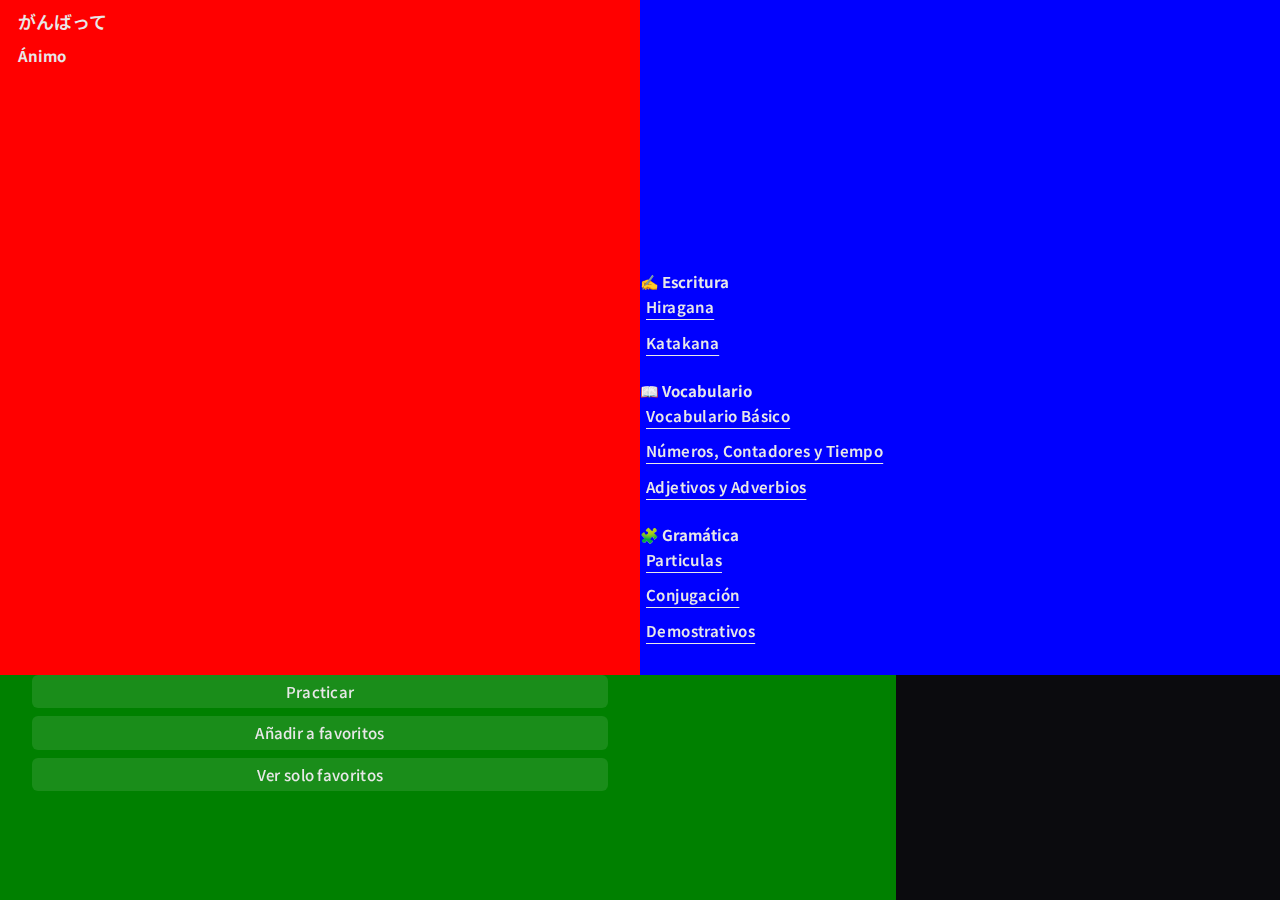
<file: index.html>
<!DOCTYPE html>
<html lang="es">
<head>
<meta charset="utf-8" />
<meta name="viewport" content="width=device-width, initial-scale=1, maximum-scale=1, minimum-scale=1, user-scalable=no" />
<title>Practicar Japonés</title>
<style>
:root{
  --bg: #0B0B0E;
  --fg: #E8E8E8;
  --muted: #bdbdbd;
  --card-bg: rgba(255,255,255,0.02);
  --card-bg-strong: rgba(255,255,255,0.10);
  --border: #3a3a3a;
  --accent: #888;
}

/* 1. Reset & Accesibilidad */
*{ -webkit-tap-highlight-color: transparent; box-sizing: border-box; font-size:15px; color:var(--fg); outline:none; user-select:none }
html,body{height:100%; margin:0; padding:0}
body {
  font-family: "Noto Sans JP", "Segoe UI", Tahoma, Geneva, Verdana, sans-serif;
  background: var(--bg);
  line-height:1.55;
}

/* Ocultar scrollbar de todos los elementos scrollables (agrupado) */
#studyDiv, #sectionsContainer {
  -ms-overflow-style: none;
  scrollbar-width: none;
  overflow: auto;
}
#studyDiv::-webkit-scrollbar, #sectionsContainer::-webkit-scrollbar { display: none }

/* Botones */
button, [role="button"]{ touch-action: manipulation; cursor: pointer; border: none; background: none; transition: .2s }

/* Layout principal */
#studyDiv {
  position: fixed; top:0; left:0; height:75vh; width:50%; z-index:1;
  display:flex; flex-direction:column; align-items:flex-start; padding:8px;
  background: red;
}
#studyDiv .title{ font-size:1.2rem; margin:0 0 8px 10px; font-weight:600 }

#sectionsContainer {
  position: fixed; width:50%; top:0; bottom:0; right:0; overflow:auto;
  padding-top:30vh; padding-bottom:40px;
}

.category-block {
  margin-bottom: 15px;
}

.category-block > h2 {
  margin: 0px;
}

/* Secciones */
.section{ width:100%; border-radius:6px; padding:2px 6px; position:relative }
.section-title{
  display:flex; justify-content:space-between; align-items:center; cursor:pointer;
  text-decoration:underline; text-underline-offset:6px; font-weight:600; letter-spacing:.4px;
}

/* Grid de niveles */
.level-grid{
  display:block; height:0; overflow:hidden; opacity:0; transform:translateY(-6px);
  transition: height 350ms cubic-bezier(.4,0,.2,1), opacity 260ms ease, transform 320ms cubic-bezier(.4,0,.2,1);
  margin-top:8px; padding-left:28px; position:relative;
}
.level-grid.expanded{ display:flex; flex-direction:column; gap:8px; height:auto; opacity:1; transform:translateY(0) }
.level-grid.expanded::before{
  content:""; position:absolute; left:5px; top:0; bottom:12px; width:2px; background:#5c5c5c; border-radius:2px; opacity:.8;
}

/* Tarjetas */
.level-card{
  padding:10px 8px; margin-left:0; border-radius:6px; text-align:left; font-size:.95rem;
  position:relative; cursor:pointer; transition:all .18s; width:calc(100% - 28px); background:var(--card-bg);
}
.level-card::before{ content:""; position:absolute; left:-15px; top:50%; transform:translateY(-50%); width:12px; height:2px; background:#6d6d6d; border-radius:2px; opacity:.9 }
.level-card.selected{ background:var(--card-bg-strong); box-shadow: inset 0 0 8px rgba(255,255,255,0.12); border-left:3px solid var(--accent) }
.level-card h3{ margin:0; font-size:15px; font-weight:500; letter-spacing:.3px }

/* Lista de estudio (nuevo formato sin tabla) */
.study-list{ display:flex; flex-direction:column; gap:10px; width:100% }
.study-item{ background:rgba(255,255,255,0.03); border:1px solid var(--border); border-radius:6px; line-height:1.4 }
.study-q{ font-weight:400; color:var(--fg); margin-bottom:4px; font-size:13px; background:rgba(255,255,255,0.10); padding:8px }
.study-a{ color:var(--muted); font-size:.95rem; margin-left:12px; padding:2px 0 4px 0 }
.study-a > div{ margin:2px 0; font-size:16px }
.romaji{ font-style:italic; opacity:.85; margin-top:4px }

/* Acción inferior */
#actionDiv{
  position:fixed; bottom:0; left:0; width:50%; height:25vh; display:flex; gap:8px; flex-wrap:wrap; align-content:center; flex-direction:column; z-index:10;
}
#actionDiv > *{ margin:0; width:90%; font-size:15px; font-weight:500; letter-spacing:.3px; background:rgba(255,255,255,0.10); border-radius:6px; padding:5px; text-align:center }

#box {
  height: 75vh;
  width: 100%;
  background: blue;
  position: fixed;
  top: 0;
  left: 0;
}

#box2 {
  height: 25vh;
  width: 70%;
  background: green;
  position: fixed;
  bottom: 0;
  left: 0;
}

</style>
<link href="https://fonts.googleapis.com/css2?family=Noto+Sans+JP:wght@400;500;700&display=swap" rel="stylesheet">
</head>
<body>
  <div id="box">
    <div id="box2">
  <div id="studyDiv" aria-live="polite"></div>

  <div id="actionDiv" role="toolbar" aria-label="Acciones">
    <div id="practiceButton" role="button" tabindex="0">Practicar</div>
    <div id="addFav" role="button" tabindex="0">Añadir a favoritos</div>
    <div id="showFav" role="button" tabindex="0">Ver solo favoritos</div>
  </div>

  <div id="sectionsContainer" ></div>

<script src="./js/allLists.js"></script>
<script>
/* ---------- Utilidades ---------- */
const $ = sel => document.getElementById(sel);
const ALL_LISTS = Object.values(window).filter(l => l?.levels && (l.name || l.listName));
const container = $("sectionsContainer");
const studyDiv = $("studyDiv");
const practiceBtn = $("practiceButton");
let selectedCard = null;

/* Crear elemento con clases y texto de forma breve */
function el(tag, { cls, text, attrs } = {}) {
  const e = document.createElement(tag);
  if (cls) e.className = cls;
  if (text !== undefined) e.textContent = text;
  if (attrs) Object.entries(attrs).forEach(([k,v]) => e.setAttribute(k,v));
  return e;
}

/* ---------- Crear estructura (usa fragment para eficiencia) ---------- */
function createGrid(listObj) {
  const section = el('div', { cls: 'section' });
  section.id = listObj.listName || (listObj.name || 'sin_nombre').replace(/\s+/g,'_');

  const title = el('div', { cls: 'section-title', text: listObj.name || "Sin nombre" });

  const grid = el('div', { cls: 'level-grid' });

  (listObj.levels || []).forEach((lvl, i) => {
    const card = el('div', { cls: 'level-card' });
    card.dataset.listName = listObj.listName || listObj.name || '';
    card.dataset.index = String(i);
    card.setAttribute('role','button');
    card.setAttribute('tabindex','0');
    const h = el('h3', { text: lvl.name || `Nivel ${i+1}` });
    card.appendChild(h);
    grid.appendChild(card);
  });

  title.addEventListener('click', () => toggleGrid(grid, title));
  section.appendChild(title);
  section.appendChild(grid);
  return section;
}

/* Toggle con height para animación */
function toggleGrid(gridEl, titleEl) {
  const expanded = gridEl.classList.toggle('expanded');
  if (expanded) {
    // Forzar cálculo del scrollHeight para transición suave
    requestAnimationFrame(() => { gridEl.style.height = gridEl.scrollHeight + 'px'; titleEl.classList.add('expanded') });
  } else {
    gridEl.style.height = '0px';
    titleEl.classList.remove('expanded');
  }
}

/* Inicializar secciones por categoría (usa fragment) */
function initSectionsOnly() {
  const categories = [...new Set(ALL_LISTS.map(l => l.category || 'default'))];
  const frag = document.createDocumentFragment();

  categories.forEach(cat => {
    const catDiv = el('div', { cls: 'category-block' });
    catDiv.dataset.category = cat;

    const h2 = el('h2', { text:
      cat === "write" ? "✍️ Escritura" :
      cat === "vocabulary" ? "📖 Vocabulario" :
      cat === "grammar" ? "🧩 Gramática" : cat
    });
    catDiv.appendChild(h2);

    ALL_LISTS.filter(l => (l.category || 'default') === cat).forEach(l => {
      catDiv.appendChild(createGrid(l));
    });

    frag.appendChild(catDiv);
  });

  container.appendChild(frag);
}

/* ---------- Manejo de selección (delegación) ---------- */
container.addEventListener('click', (e) => {
  const card = e.target.closest('.level-card');
  if (!card) return;
  handleCardClick(card);
});
/* Soporte teclado (Enter/Space) para las cards */
container.addEventListener('keydown', (e) => {
  const card = e.target.closest('.level-card');
  if (!card) return;
  if (e.key === 'Enter' || e.key === ' ') { e.preventDefault(); handleCardClick(card); }
});

function handleCardClick(card){
  const deselect = selectedCard === card;
  if (selectedCard) selectedCard.classList.remove('selected');
  if (deselect) { selectedCard = null; studyDiv.innerHTML = ''; showGanbatte(); return; }

  card.classList.add('selected');
  selectedCard = card;

  // CORRECCIÓN: buscar por listName comparando explícitamente
  const targetListName = card.dataset.listName;
  const listObj = ALL_LISTS.find(l => (l.listName === targetListName) || (l.name === targetListName));
  const levelIndex = Number(card.dataset.index || 0);
  const lvl = listObj?.levels?.[levelIndex];

  renderStudyDiv(lvl);
}

/* ---------- Render del panel de estudio ---------- */
function renderStudyDiv(level) {
  studyDiv.innerHTML = "";
  if (!level) {
    studyDiv.innerHTML = "<p class='title'>Nivel no encontrado</p>";
    return;
  }

  const title = el('p', { cls: 'title', text: level.name || "Nivel" });
  studyDiv.appendChild(title);

  const listContainer = el('div', { cls: 'study-list' });

  (level.items || []).forEach(it => {
    const itemDiv = el('div', { cls: 'study-item' });

    const qDiv = el('div', { cls: 'study-q', text: it.q ?? "" });
    itemDiv.appendChild(qDiv);

    const aDiv = el('div', { cls: 'study-a' });
    if (Array.isArray(it.a)) {
      it.a.forEach(val => aDiv.appendChild(el('div', { text: val ?? "" })));
    } else {
      aDiv.appendChild(el('div', { text: it.a ?? "" }));
    }

    if (it.r) {
      const romaji = el('div', { cls: 'romaji', text: it.r });
      aDiv.appendChild(romaji);
    }

    itemDiv.appendChild(aDiv);
    listContainer.appendChild(itemDiv);
  });

  studyDiv.appendChild(listContainer);
}

/* ---------- Acciones inferiores ---------- */
practiceBtn.addEventListener('click', () => {
  if (!selectedCard) return;
  const params = new URLSearchParams({
    play: selectedCard.dataset.listName,
    level: selectedCard.dataset.index
  });
  location.href = `practiceGround.html?${params.toString()}`;
});

/* Placeholders para otras acciones (puedes implementar) */
$("addFav").addEventListener('click', () => alert('Añadir a favoritos (pendiente)'));
$("showFav").addEventListener('click', () => alert('Ver solo favoritos (pendiente)'));

function showGanbatte(){ if(!studyDiv.innerHTML.trim()) studyDiv.innerHTML = "<h1 class='title'>がんばって</h1><h3 style='font-weight:bold;padding-left:10px;margin-top:0px'>Ánimo</h3>"; }

/* ---------- Init ---------- */
initSectionsOnly();
showGanbatte();
</script>
</body>
</html>
</file>
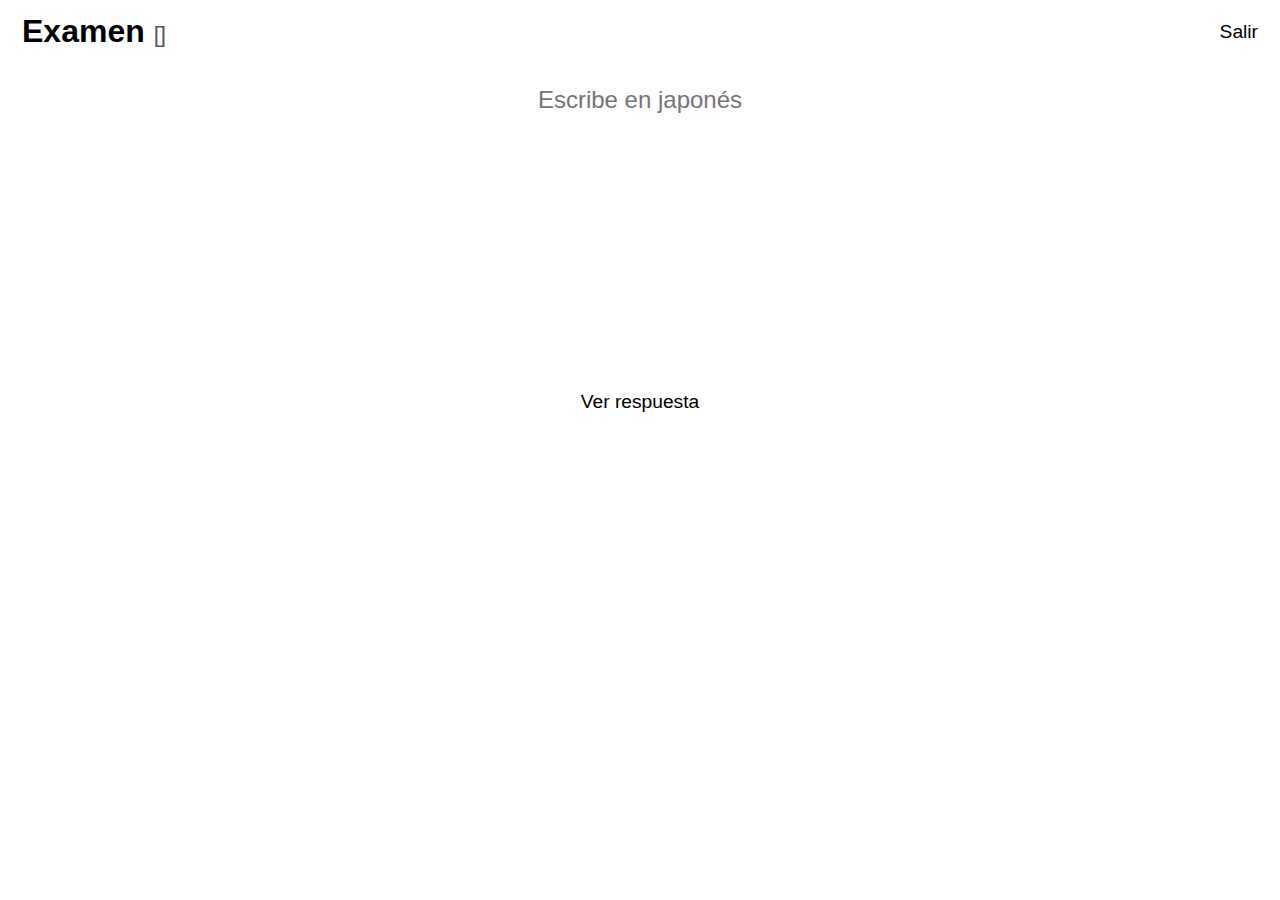
<file: examGround.html>
<!DOCTYPE html>
<html lang="es">
<head>
<meta charset="UTF-8" />
<meta name="viewport" content="width=device-width, initial-scale=1, maximum-scale=1, minimum-scale=1, user-scalable=no" />
<title>Práctica</title>
<link rel="stylesheet" href="css/styles.css" />
<style>
  #pageTitle {
    margin: 0;
    padding: 8px 12px;
  }

  #pageTitle .subsection {
    font-weight: normal;
    font-size: 0.7em;
    color: #555;
  }
</style>
</head>
<body>
  <header>
    <h1 id="pageTitle">Examen</h1>
    <button id="exitBtn">Salir</button>
  </header>

  <div class="question" id="question"></div>
  <input id="answer" placeholder="Escribe en japonés" autocomplete="off" autofocus />
  <div id="feedback"></div>
  <div class="correct-circle" id="correctCircle">〇</div>
  <div id="progressPills"></div>
  <button id="showAnswerBtn">Ver respuesta</button>

  <script>
    document.getElementById("exitBtn").addEventListener("click", () => {
      window.location.href = "index.html";
    });

    // Focus en input al pulsar cualquier parte de la pantalla
    const answerInput = document.getElementById("answer");
    document.body.addEventListener("click", (e) => {
      if (e.target !== answerInput && e.target.id !== "startWritingBtn") {
        answerInput.focus();
      }
    });
  </script>

  <script src="js/hiraganaList.js"></script>
  <script src="js/katakanaList.js"></script>
  <script src="js/vocabularyBasicList.js"></script>

<script>
  const params = new URLSearchParams(window.location.search);
  const play = params.get("exam"); // ej: "hiraganaList-5,katakanaList-2"

  let filteredQuizList = [];
  let section = "";
  let subSectionNames = [];

  // --- función para repartir preguntas de forma equilibrada ---
  function seleccionarPreguntas(listasSeleccionadas) {
    const maxPreguntas = 10;
    const totalListas = listasSeleccionadas.length;

    if (totalListas === 0) return [];

    // reparto base
    let base = Math.floor(maxPreguntas / totalListas);
    let resto = maxPreguntas % totalListas;

    let preguntasFinales = [];

    listasSeleccionadas.forEach((lista, i) => {
      let cantidad = base + (i < resto ? 1 : 0); // reparte sobrante
      // si la lista tiene menos elementos que cantidad, cogemos los que haya
      let seleccionadas = lista.sort(() => 0.5 - Math.random()).slice(0, cantidad);
      preguntasFinales.push(...seleccionadas);
    });

    return preguntasFinales;
  }

  if (play) {
    const selections = play.split(",");

    // aquí guardaremos las sublistas antes de combinarlas
    let subLists = [];

    selections.forEach(sel => {
      const [listName, levelStr] = sel.split("-");
      const level = parseInt(levelStr);

      let currentList;
      if (listName === "hiraganaList") {
        currentList = hiraganaList;
      } else if (listName === "katakanaList") {
        currentList = katakanaList;
      } else if (listName === "vocabularyBasicList") {
        currentList = vocabularyBasicList;
      } else {
        console.error("Tipo de lista no válido:", listName);
        return;
      }

      if (!section) section = currentList.category;

      const levelData = currentList.levels.find(l => l.level === level);
      if (levelData) {
        const markedItems = levelData.items.map(it => ({
          ...it,
          origin: currentList.category,
          sublevel: levelData.name
        }));
        subLists.push(markedItems); // guardamos la sublista completa
        subSectionNames.push(`${currentList.category}: ${levelData.name}`);
      } else {
        console.error(`Nivel ${level} no encontrado en ${listName}`);
      }
    });

    // aquí aplicamos la selección equilibrada
    filteredQuizList = seleccionarPreguntas(subLists);
  } else {
    console.error("No se ha especificado un examen válido");
  }

  // barajar resultado final
  function shuffle(array) {
    for (let i = array.length - 1; i > 0; i--) {
      const j = Math.floor(Math.random() * (i + 1));
      [array[i], array[j]] = [array[j], array[i]];
    }
  }
  shuffle(filteredQuizList);

  // mostrar título
  document.getElementById("pageTitle").innerHTML = `
    Examen <span class="subsection">[${subSectionNames.join(", ")}]</span>
  `;
</script>


  <script src="js/quizLogic.js"></script>
</body>
</html>
</file>
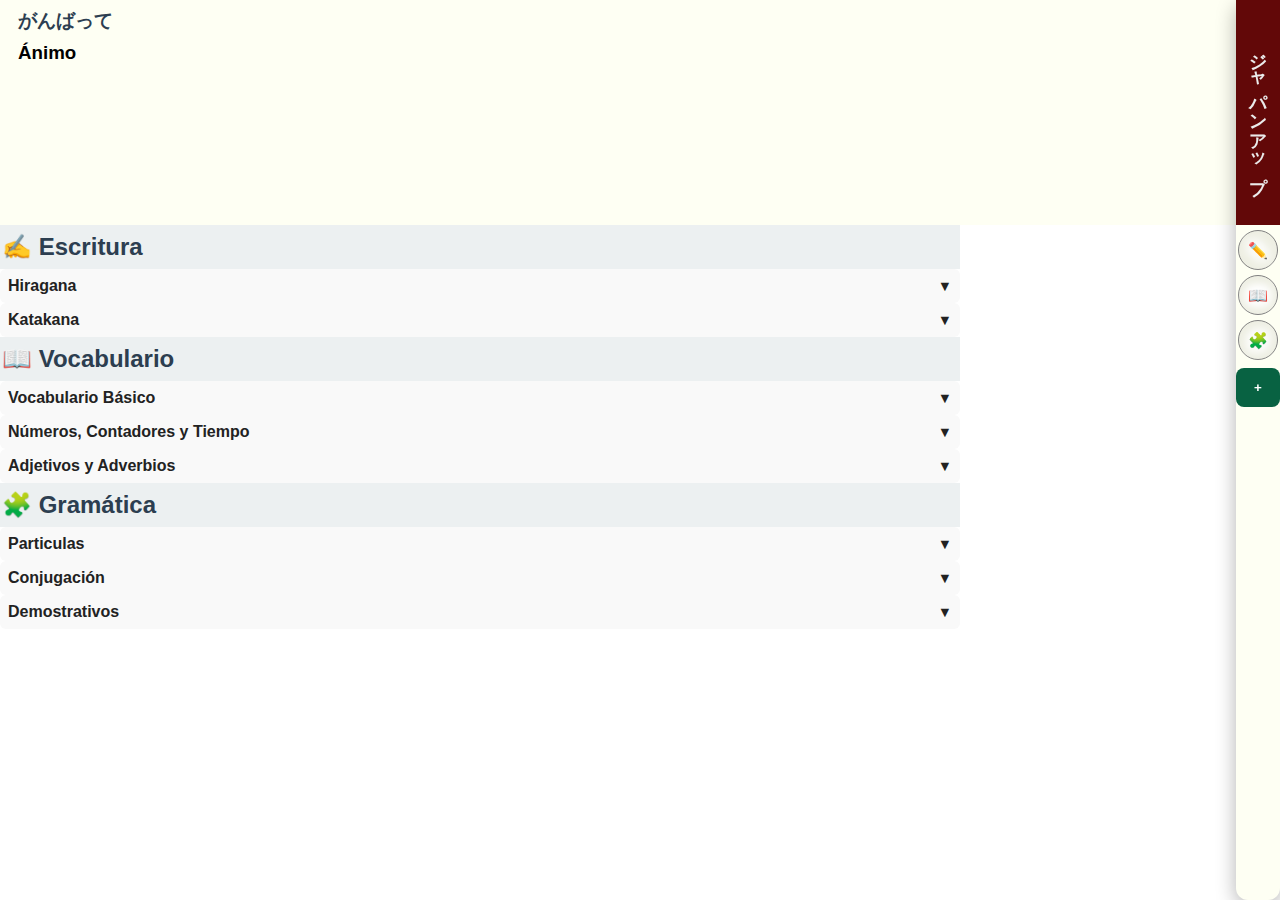
<file: index1.html>
<!DOCTYPE html>
<html lang="es">
<head>
<meta charset="utf-8" />
<meta name="viewport" content="width=device-width, initial-scale=1, maximum-scale=1, minimum-scale=1, user-scalable=no" />
<title>Practicar Japonés</title>
<style>
/* 1. Reset & accesibilidad (no eliminar outlines globales) */
* {
  -webkit-tap-highlight-color: transparent;
  box-sizing: border-box;
}
body {
  font-family: "Segoe UI", Tahoma, Geneva, Verdana, sans-serif;
  margin: 0;
  padding: 0;
  background: #fff;
}
button {
  touch-action: manipulation;
  -webkit-user-select: none;
  user-select: none;
  border: none;
  cursor: pointer;
  transition: .2s;
  background: none;
}

/* Layout principal */
#studyDiv {
  position: fixed;
  height: 25vh;
  width: 100%;
  background: #fefff3;
  top: 0;
  left: 0;
  z-index: 100;
  overflow: auto;
  display: flex;
  flex-direction: column;
  justify-content: flex-start;
  align-items: flex-start;
  padding: 8px;
}
#studyDiv .title {
  font-size: 1.2rem;
  margin: 0 0 8px 10px;
  font-weight: bold;
  color: #2c3e50;
}

/* Contenedor principal de secciones */
#sectionsContainer {
  width: calc(100% - 44px);
  max-width: 960px;
  height: 75vh;
  margin-top: 25vh;
  overflow: auto;
}

/* Barra vertical derecha */
#verticalBar {
  position: fixed;
  height: 100vh;
  width: 44px;
  top: 0;
  right: 0;
  background: #fefff3;
  border-radius: 12px;
  box-shadow: 0 5px 19px 1px rgba(0, 0, 0, .28);
  display: flex;
  z-index: 101;
  justify-content: center;
  flex-wrap: wrap;
  align-content: flex-start;
}
#webTitle {
  font-size: 2vh;
  height: 25vh;
  width: 100%;
  background: #620808;
  color: #ebebeb;
  display: flex;
  align-items: center;
  justify-content: center;
  writing-mode: vertical-rl;
  text-orientation: upright;
  font-weight: bold;
}
#categoryMenu {
  display: flex;
  max-height: 40vh;
  align-content: flex-start;
  flex-wrap: wrap;
  justify-content: center;
}

/* Secciones y títulos simplificados */
.section {
  width: 100%;
  background: #f9f9f9;
  border-radius: 6px;
  padding: 4px 8px;
}

.section-title {
  font-weight: 600;
  font-size: 1rem;
  color: #222;
  display: flex;
  justify-content: space-between;
  align-items: center;
  cursor: pointer;
  padding: 4px 0;
}

.section-title span {
  transition: transform 0.2s ease;
}

/* Grid de niveles más compacto */
.level-grid {
  display: none;
  flex-direction: column;
  gap: 4px;
  margin-top: 4px;
}

.level-card {
  background: #fff;
  padding: 10px 8px;
  border-radius: 6px;
  text-align: left;
  cursor: pointer;
  font-size: 0.9rem;
  transition: all 0.2s;
  box-shadow: none;
}

.level-card:hover {
  background: #620808;
  color: #fff;
}

.level-card.selected {
  background: #620808;
  color: #fff;
}

.level-card h3 {
  margin: 0px;
}

/* Flecha más simple */
.section-title span {
  display: inline-block;
  transform: rotate(0deg);
}

.section-title.expanded span {
  transform: rotate(62deg);
}
/* Botón vertical (AÑADIR) */
#addToggleButton {
  width: 100%;
  max-height: 25vh;
  font-weight: 600;
  color: white;
  background: #086242;
  display: flex;
  align-items: center;
  justify-content: center;
  writing-mode: vertical-rl;
  text-orientation: upright;
  padding: 12px 0;
  margin-top: 8px;
  border-radius: 8px;
}
.categoryButton {
  height: 40px;
  width: 40px;
  font-weight: 600;
  display: flex;
  align-items: center;
  justify-content: center;
  font-size: 16px;
  margin-top: 5px;
  background: #17171712;
  border: solid 1px gray;
  border-radius: 69px;
  text-shadow:
    -4px -4px 8px white, 4px -4px 8px white,
    -4px  4px 8px white, 4px  4px 8px white;
}

/* Tabla de estudio */
.study-table {
  border-collapse: collapse;
  width: 100%;
}
.study-table th {
  background: #f0f0f0;
}
.study-table th, .study-table td {
  border: 1px solid #ccc;
  padding: 8px;
  text-align: left;
}
.study-table td:last-child {
  font-weight: bold;
}

/* Encabezados de categoría pegajosos */
.category-block h2 {
  position: sticky;
  top: 0;
  z-index: 5;
  background: #ecf0f1;
  margin: 0;
  padding: 8px 2px;
  color: #2c3e50;
  font-weight: bold;
}
</style>
</head>
<body>
  <div id="verticalBar">
    <div id="webTitle">ジャパンアップ</div>
    <div id="categoryMenu"></div>
    <button id="addToggleButton">+</button>
  </div>

  <div id="studyDiv"></div>
  <div id="sectionsContainer"></div>

  <script src="./js/allLists.js"></script>
  <script>
  // helper corto
  const $ = id => document.getElementById(id);

  // Recopilar listas: filtrado seguro (toma propiedades que tengan .levels[] y name)
  const ALL_LISTS = [];
  for (const prop in window) {
    if (!Object.prototype.hasOwnProperty.call(window, prop)) continue;
    if (!prop.endsWith("List")) continue;
    const v = window[prop];
    if (v && typeof v === "object" && Array.isArray(v.levels) && v.name) {
      ALL_LISTS.push(v);
    }
  }

  const container = $("sectionsContainer");
  const categoryMenu = $("categoryMenu");
  const studyDiv = $("studyDiv");
  let selected = null;
  let currentCategory = null;

  function createGrid(listObj, parent) {
    const section = document.createElement("div");
    section.id = listObj.listName || (listObj.name.replace(/\s+/g,'_'));
    section.className = `section ${listObj.category || ''}`;

    const title = document.createElement("div");
    title.className = "section-title";
    title.textContent = listObj.name || "Sin nombre";

    const arrow = document.createElement("span");
    arrow.textContent = "▼";
    arrow.style.marginLeft = "8px";
    arrow.style.fontSize = "0.9em";
    title.appendChild(arrow);

    const grid = document.createElement("div");
    grid.className = "level-grid";
    grid.style.display = "none";

    (listObj.levels || []).forEach((lvl, i) => {
      const levelCard = document.createElement("div");
      levelCard.className = "level-card";
      levelCard.dataset.listName = listObj.listName || listObj.name;
      levelCard.dataset.level = lvl.level ?? i;
      levelCard.dataset.index = i;
      const h = document.createElement('h3');
      h.textContent = lvl.name || `Nivel ${i+1}`;
      levelCard.appendChild(h);
      levelCard.onclick = () => handleCardClick(levelCard);
      grid.appendChild(levelCard);
    });

    title.onclick = () => {
      const isVisible = grid.style.display === "flex";
      grid.style.display = isVisible ? "none" : "flex";
      title.classList.toggle("expanded", !isVisible);
    };


    section.appendChild(title);
    section.appendChild(grid);
    parent.appendChild(section);
  }

  function initCategoriesAndSections() {
    const categories = [...new Set(ALL_LISTS.map(l => l.category || 'default'))];

    categories.forEach(cat => {
      const categoryDiv = document.createElement("div");
      categoryDiv.className = "category-block";
      categoryDiv.dataset.category = cat;

      const h2 = document.createElement("h2");
      h2.textContent =
        cat === "write" ? "✍️ Escritura" :
        cat === "vocabulary" ? "📖 Vocabulario" :
        cat === "grammar" ? "🧩 Gramática" :
        cat;
      categoryDiv.appendChild(h2);

      ALL_LISTS.filter(l => (l.category || 'default') === cat).forEach(listObj => {
        createGrid(listObj, categoryDiv);
      });

      container.appendChild(categoryDiv);

      const btn = document.createElement("button");
      btn.textContent =
        cat === "write" ? "✏️" :
        cat === "vocabulary" ? "📖" :
        cat === "grammar" ? "🧩" :
        "?";
      btn.id = `btn_${cat}`;
      btn.className = "categoryButton";
      btn.onclick = () => filterSections(cat, btn);
      categoryMenu.appendChild(btn);
    });

    // Mostrar todas al inicio
    container.querySelectorAll(".category-block").forEach(b => b.style.display = "block");
  }

  function filterSections(cat, clickedBtn) {
    if (selected) {
      selected.classList.remove("selected");
      selected = null;
      studyDiv.innerHTML = "";
    }

    currentCategory = cat;
    const allBlocks = container.querySelectorAll(".category-block");
    const currentBlock = container.querySelector(`.category-block[data-category="${cat}"]`);
    const allBtns = document.querySelectorAll(".categoryButton");

    allBlocks.forEach(b => {
      b.style.display = (b === currentBlock) ? "block" : "none";
    });

    allBtns.forEach(b => {
      const isActive = (b === clickedBtn);
      b.style.border = isActive ? "4px solid #620808" : "1px solid gray";
      b.style.background = "none";
      b.style.color = "black";
      b.style.borderRadius = isActive ? "8px" : "69px";
      b.style.outline = isActive ? "3px solid rgba(98,8,8,0.25)" : "none";
    });
  }

  function handleCardClick(card) {
    const isDeselecting = selected === card;
    if (selected) selected.classList.remove("selected");

    if (isDeselecting) {
      selected = null;
      studyDiv.innerHTML = "";
    } else {
      card.classList.add("selected");
      selected = card;

      const listName = card.dataset.listName;
      const levelIndex = parseInt(card.dataset.index);
      const currentList = ALL_LISTS.find(l => (l.listName === listName) || (l.name === listName));
      const currentLevel = currentList && currentList.levels[levelIndex];
      if (currentLevel) renderStudyDiv(currentLevel);
      else studyDiv.innerHTML = "<p class='title'>Nivel no encontrado</p>";
    }
  }

  function renderStudyDiv(level) {
    studyDiv.innerHTML = "";
    const title = document.createElement("p");
    title.className = "title";
    title.textContent = level.name || "Nivel";
    studyDiv.appendChild(title);

    const table = document.createElement("table");
    table.className = "study-table";

    const thead = document.createElement("thead");
    const headerRow = document.createElement("tr");
    ["Español","Japonés"].forEach(text => {
      const th = document.createElement("th");
      th.textContent = text;
      headerRow.appendChild(th);
    });
    thead.appendChild(headerRow);
    table.appendChild(thead);

    const tbody = document.createElement("tbody");
    (level.items || []).forEach(item => {
      const tr = document.createElement("tr");
      const td1 = document.createElement("td");
      td1.textContent = item.q ?? "";
      const td2 = document.createElement("td");
      td2.textContent = Array.isArray(item.a) ? item.a.join(", ") : (item.a ?? "");
      tr.appendChild(td1);
      tr.appendChild(td2);
      tbody.appendChild(tr);
    });
    table.appendChild(tbody);
    studyDiv.appendChild(table);
  }

  function showGanbatte() {
    if (studyDiv.innerHTML.trim() === "") {
      studyDiv.innerHTML = "<h1 class='title'>がんばって</h1><h3 style='font-weight:bold;padding-left:10px;margin-top:0px'>Ánimo</h3>";
    }
  }

  function setupListeners() {
    document.addEventListener('focusin', (event) => {
      if (event.target.tagName === 'INPUT' || event.target.tagName === 'TEXTAREA') {
        event.target.blur();
      }
    });

    const observer = new MutationObserver(() => {
      setTimeout(showGanbatte, 0);
    });
    observer.observe(studyDiv, { childList: true, subtree: true, characterData: true });

    // addToggleButton: no había comportamiento asignado, lo dejamos preparado
    const addBtn = $("addToggleButton");
    if (addBtn) {
      addBtn.addEventListener('click', () => {
        console.warn("addToggleButton pulsado — añade aquí la lógica para AÑADIR elemento o elimina el botón si no lo usas.");
      });
    }
  }

  // Inicialización
  initCategoriesAndSections();
  setupListeners();
  showGanbatte();
  </script>
</body>
</html>
</file>
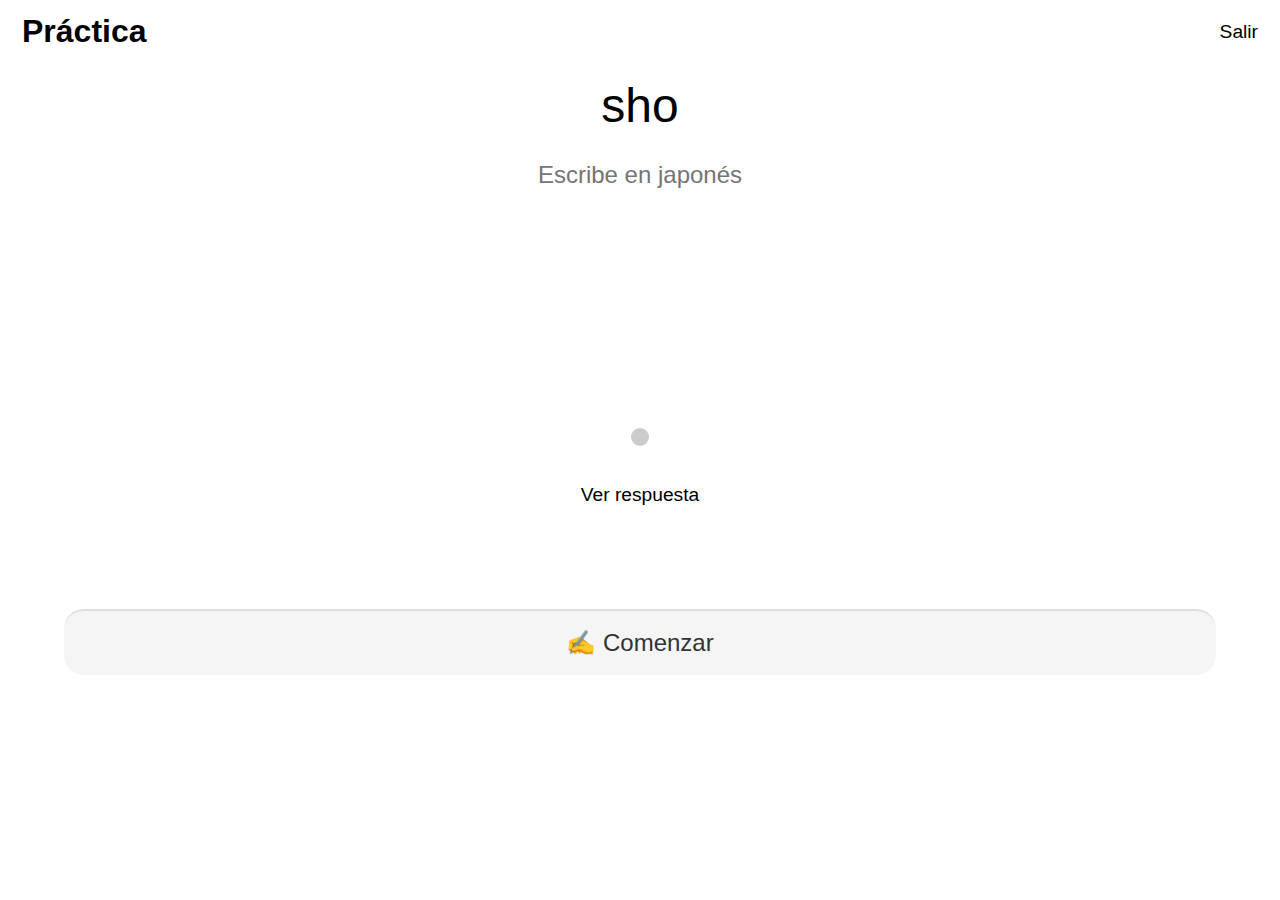
<file: playGround.html>
<!DOCTYPE html>
<html lang="es">
<head>
<meta charset="UTF-8" />
<meta name="viewport" content="width=device-width, initial-scale=1, maximum-scale=1, minimum-scale=1, user-scalable=no" />
<title>Práctica</title>
<link rel="stylesheet" href="css/styles.css" />
<style>
  /* Botón japonés grande */
  #startWritingBtn {
    position: fixed;
    bottom: 25%;
    left: 0;
    width: 90%;
    padding: 18px;
    font-size: 1.5rem;
    text-align: center;
    background-color: #f5f5f5;
    border: none;
    border-top: 2px solid #ddd;
    font-family: "Noto Sans JP", sans-serif;
    color: #333;
    border-radius: 20px;
    cursor: pointer;
    margin-left: 50%;
    transform: translateX(-50%);
  }

  #startWritingBtn:active {
    background-color: #e0e0e0;
  }

  #pageTitle {
    margin: 0;
    padding: 8px 12px;
  }

  #pageTitle .subsection {
    font-weight: normal;
    font-size: 0.7em;
    color: #555;
  }

</style>
</head>
<body>
  <header>
    <h1 id="pageTitle">Práctica</h1>
    <button id="exitBtn">Salir</button>
  </header>

  <div class="question" id="question"></div>
  <input id="answer" placeholder="Escribe en japonés" autocomplete="off" />
  <div id="feedback"></div>
  <div class="correct-circle" id="correctCircle">〇</div>
  <div id="progressPills"></div>
  <button id="showAnswerBtn">Ver respuesta</button>

  <!-- Botón japonés fijo abajo -->
  <button id="startWritingBtn">✍ Comenzar</button>

  <script>
    document.getElementById("exitBtn").addEventListener("click", () => {
      window.location.href = "index.html";
    });

    // Focus en input al pulsar el botón japonés
    const startBtn = document.getElementById("startWritingBtn");
    const answerInput = document.getElementById("answer");

    startBtn.addEventListener("click", () => {
      answerInput.focus();
      startBtn.style.display = "none";
    });

    // Función para ocultar/mostrar botón según altura del viewport
    function handleViewport() {
      if (window.visualViewport.height < window.innerHeight - 100) {
        // teclado abierto
        startBtn.style.display = "none";
      } else {
        // teclado cerrado
        setTimeout(() => {
          startBtn.style.display = "inline-block";
        }, 500); // medio segundo de retraso
      }
    }

    // Escuchar cambios en el viewport (cuando el teclado aparece/desaparece)
    if (window.visualViewport) {
      window.visualViewport.addEventListener("resize", handleViewport);
    }

    // Test localStorage
    localStorage.setItem('mensaje', 'hola mundo');
    const valor = localStorage.getItem('mensaje');
    console.log(valor); // muestra: hola mundo
  </script>

  <script src="js/hiraganaList.js"></script>
  <script src="js/katakanaList.js"></script>
  <script src="js/vocabularioSaludoList.js"></script>
  <script src="js/vocabularioComidaList.js"></script>

  <script>
    const params = new URLSearchParams(window.location.search);
    const play = params.get("play");
    const playingLevel = params.get("level");

    if (play === "hiraganaList") {
      quizList = hiraganaList || [];
    } else if (play === "katakanaList") {
      quizList = katakanaList || [];
    } else if (play === "vocabularioSaludoList") {
      quizList = vocabularioSaludoList || [];
    } else if (play === "vocabularioComidaList") {
      quizList = vocabularioComidaList || [];
    } else {
      console.error("No se ha especificado un tipo de juego válido");
    }

    if (playingLevel != undefined) {
    } else {
      console.error("No se ha especificado un nivel de juego válido");
    }

    filteredQuizList = quizList["levels"][playingLevel]["items"];

    // Barajar la lista filtrada
    function shuffle(array) {
      for (let i = array.length -1; i > 0; i--) {
        const j = Math.floor(Math.random() * (i + 1));
        [array[i], array[j]] = [array[j], array[i]];
      }
    }
    shuffle(filteredQuizList);

    const section = quizList["category"];                 // Ej: "Hiragana"
    const subSection = quizList["levels"][playingLevel]["name"]; // Ej: "Vocales"

    document.getElementById("pageTitle").innerHTML = `
      ${section} <span class="subsection">[${subSection}]</span>
    `;


  </script>
  <script src="js/quizLogic.js"></script>
</body>
</html>
</file>
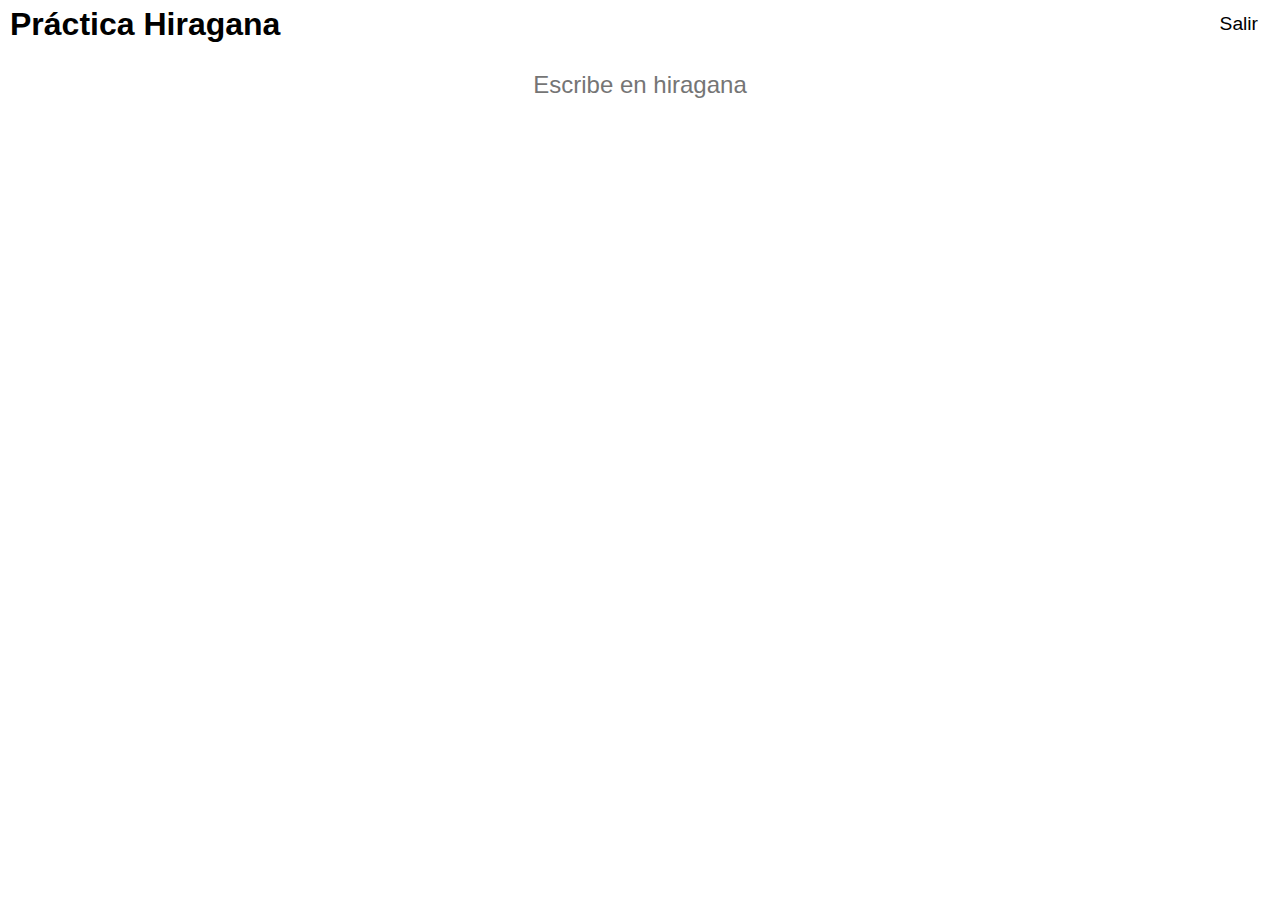
<file: playHiragana.html>
<!DOCTYPE html>
<html lang="es">
<head>
<meta charset="UTF-8" />
<meta name="viewport" content="width=device-width, initial-scale=1, maximum-scale=1, minimum-scale=1, user-scalable=no" />
<title>Práctica Hiragana</title>
<link rel="stylesheet" href="css/styles.css" />
</head>
<body>
  <header>
    <h1>Práctica Hiragana</h1>
    <button id="exitBtn">Salir</button>
  </header>

  <div class="question" id="question"></div>
  <input id="answer" placeholder="Escribe en hiragana" autocomplete="off" />
  <div id="feedback"></div>
  <div class="correct-circle" id="correctCircle">〇</div>
  <div id="progressPills"></div>

  <script>
    document.getElementById("exitBtn").addEventListener("click", () => {
      window.location.href = "index.html";
    });
          localStorage.setItem('mensaje', 'hola mundo');
      const valor = localStorage.getItem('mensaje');
      console.log(valor); // muestra: hola mundo
  </script>
  <script src="js/hiraganaList.js"></script> <!-- o katakanaList.js, o según quieras -->
  <script src="js/quizLogic.js"></script>
</body>
</html>
</file>
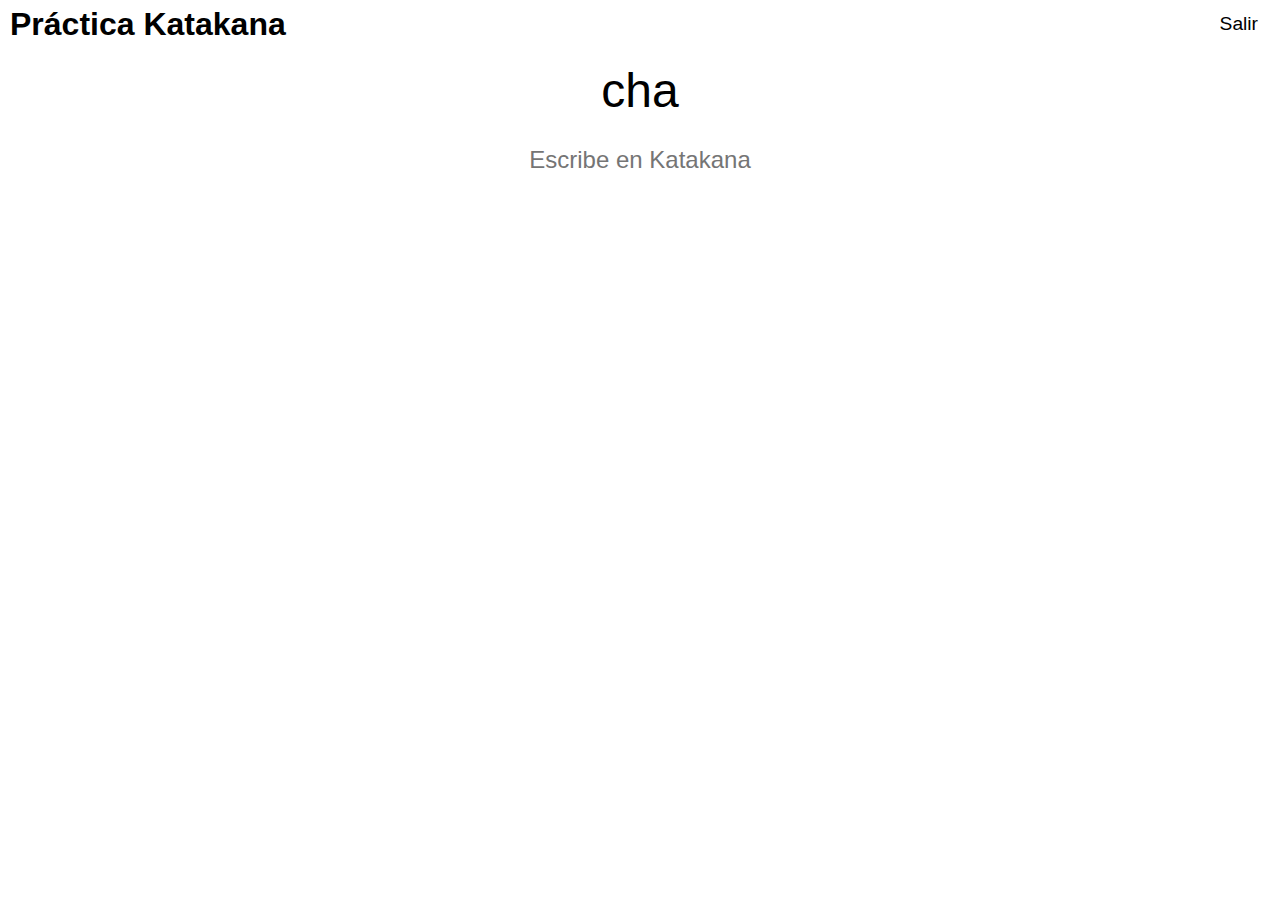
<file: playKatakana.html>
<!DOCTYPE html>
<html lang="es">
<head>
<meta charset="UTF-8" />
<meta name="viewport" content="width=device-width, initial-scale=1, maximum-scale=1, minimum-scale=1, user-scalable=no" />
<title>Práctica Katakana</title>
<link rel="stylesheet" href="css/styles.css" />
</head>
<body>
  <header>
    <h1>Práctica Katakana</h1>
    <button id="exitBtn">Salir</button>
  </header>

  <div class="question" id="question"></div>
  <input id="answer" placeholder="Escribe en Katakana" autocomplete="off" />
  <div id="feedback"></div>
  <div class="correct-circle" id="correctCircle">〇</div>
  <div id="progressPills"></div>

  <script>
    document.getElementById("exitBtn").addEventListener("click", () => {
      window.location.href = "index.html";
    });
</script>
  <script src="js/katakanaList.js"></script> <!-- o katakanaList.js, o según quieras -->
  <script src="js/quizLogic.js"></script>
</body>
</html>
</file>
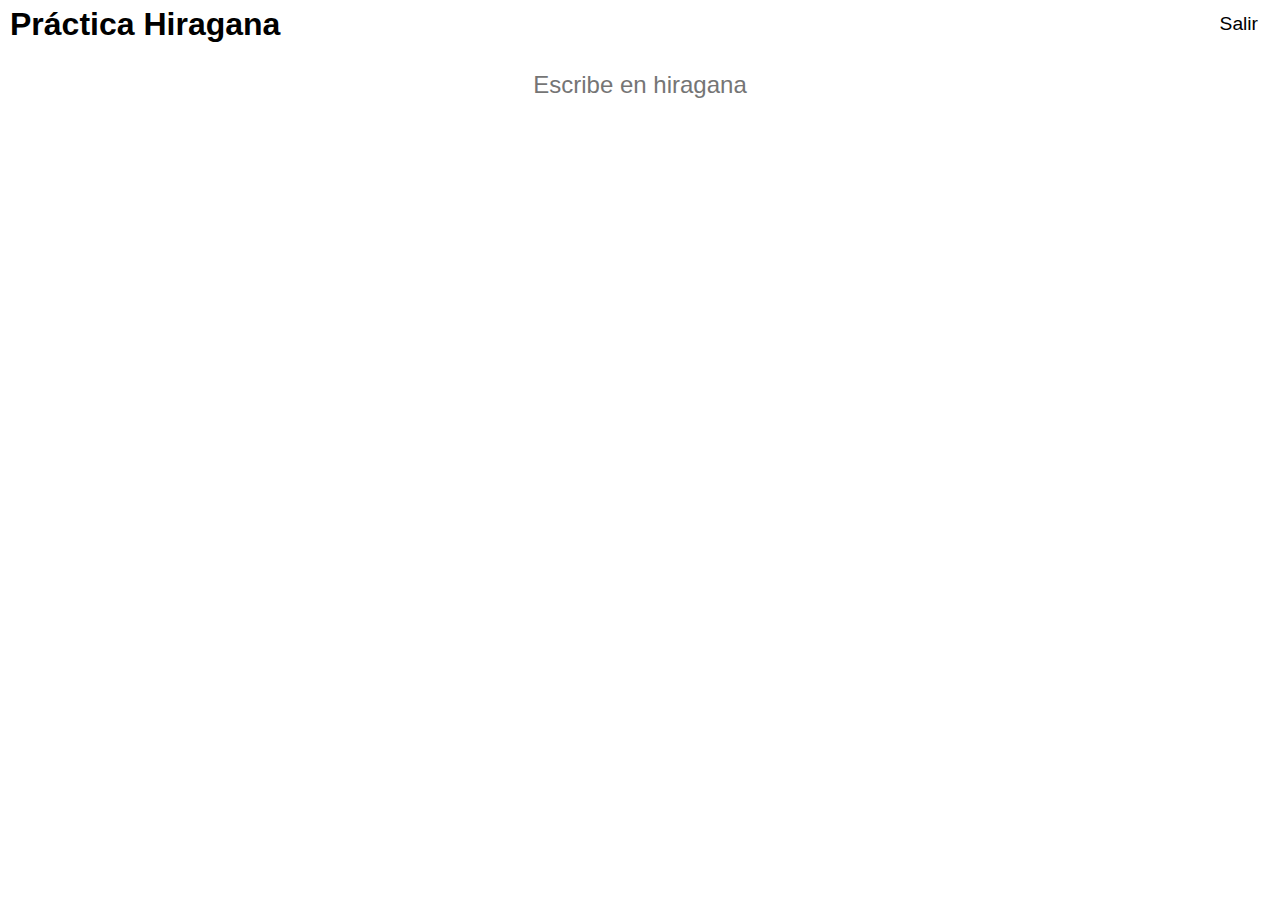
<file: playVocabularioComida.html>
<!DOCTYPE html>
<html lang="es">
<head>
<meta charset="UTF-8" />
<meta name="viewport" content="width=device-width, initial-scale=1, maximum-scale=1, minimum-scale=1, user-scalable=no" />
<title>Práctica Hiragana</title>
<link rel="stylesheet" href="css/styles.css" />
</head>
<body>
  <header>
    <h1>Práctica Hiragana</h1>
    <button id="exitBtn">Salir</button>
  </header>

  <div class="question" id="question"></div>
  <input id="answer" placeholder="Escribe en hiragana" autocomplete="off" />
  <div id="feedback"></div>
  <div class="correct-circle" id="correctCircle">〇</div>
  <div id="progressPills"></div>

  <script>
    document.getElementById("exitBtn").addEventListener("click", () => {
      window.location.href = "index.html";
    });
          localStorage.setItem('mensaje', 'hola mundo');
      const valor = localStorage.getItem('mensaje');
      console.log(valor); // muestra: hola mundo
  </script>
  <script src="js/vocabularioComidaList.js"></script> <!-- o katakanaList.js, o según quieras -->
  <script src="js/quizLogic.js"></script>
</body>
</html>
</file>
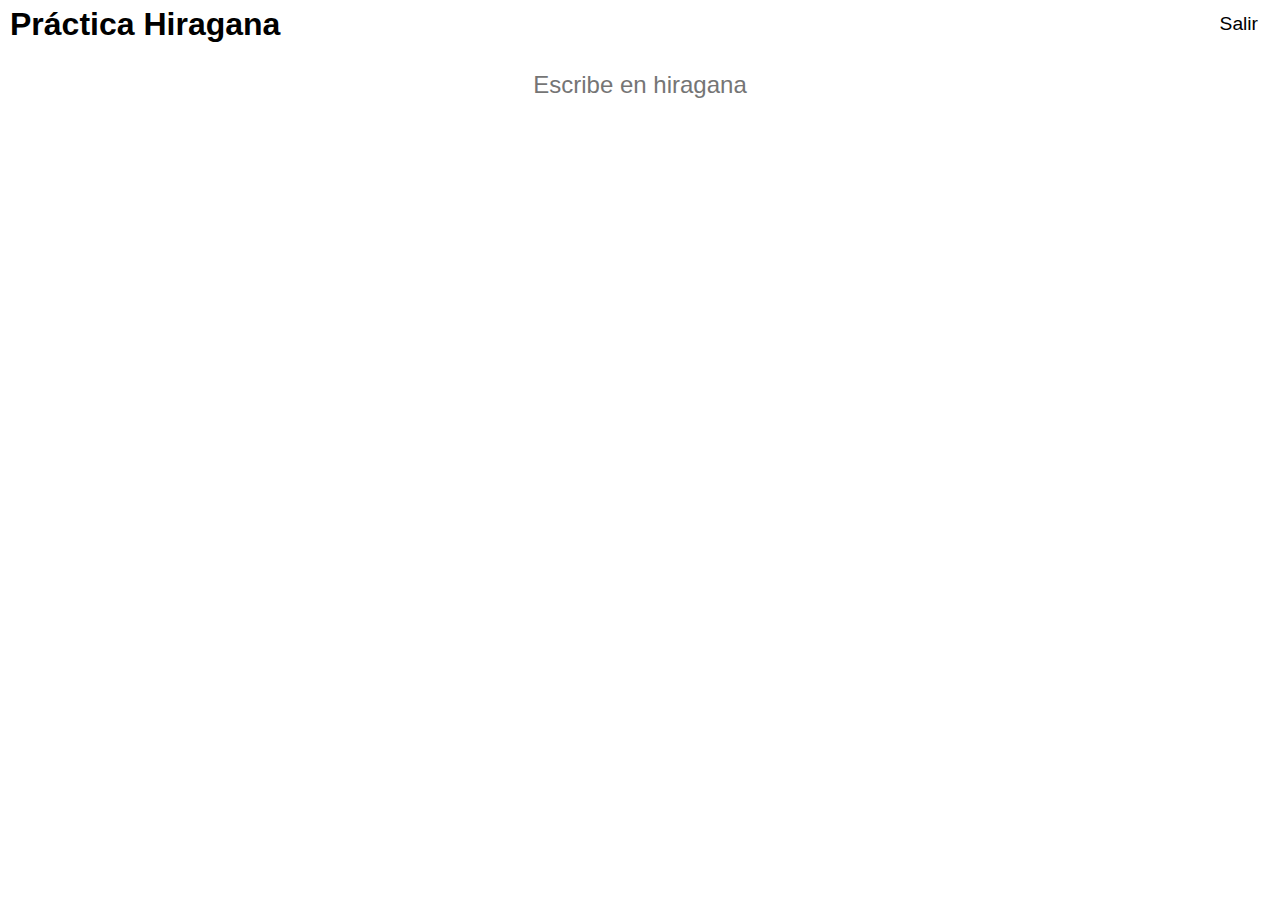
<file: playVocabularioSaludo.html>
<!DOCTYPE html>
<html lang="es">
<head>
<meta charset="UTF-8" />
<meta name="viewport" content="width=device-width, initial-scale=1, maximum-scale=1, minimum-scale=1, user-scalable=no" />
<title>Práctica Hiragana</title>
<link rel="stylesheet" href="css/styles.css" />
</head>
<body>
  <header>
    <h1>Práctica Hiragana</h1>
    <button id="exitBtn">Salir</button>
  </header>

  <div class="question" id="question"></div>
  <input id="answer" placeholder="Escribe en hiragana" autocomplete="off" />
  <div id="feedback"></div>
  <div class="correct-circle" id="correctCircle">〇</div>
  <div id="progressPills"></div>

  <script>
    document.getElementById("exitBtn").addEventListener("click", () => {
      window.location.href = "index.html";
    });
          localStorage.setItem('mensaje', 'hola mundo');
      const valor = localStorage.getItem('mensaje');
      console.log(valor); // muestra: hola mundo
  </script>
  <script src="js/vocabularioSaludoList.js"></script> <!-- o katakanaList.js, o según quieras -->
  <script src="js/quizLogic.js"></script>
</body>
</html>
</file>
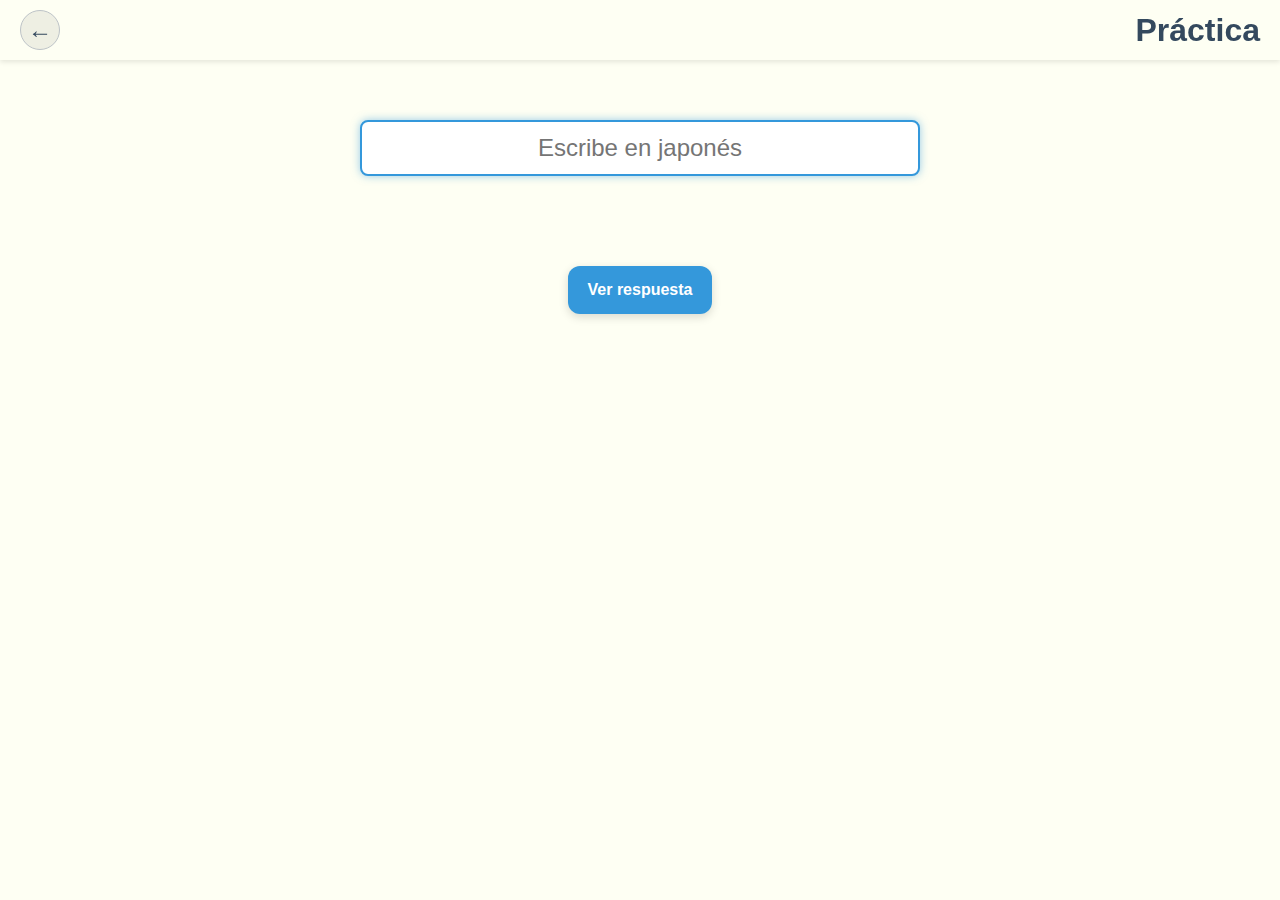
<file: practiceGround.html>
<!DOCTYPE html>
<html lang="es">
<head>
<meta charset="UTF-8" />
<meta name="viewport" content="width=device-width, initial-scale=1, maximum-scale=1, minimum-scale=1, user-scalable=no" />
<title>Práctica</title>
<style>
/* Estilos mejorados para que coincidan con index.html
  --------------------------------------------------
*/
* {
    box-sizing: border-box;
    -webkit-tap-highlight-color: transparent;
    user-select: none;
    outline: none;
}

body {
    font-family: "Segoe UI", Tahoma, Geneva, Verdana, sans-serif;
    background: #fefff3;
    margin: 0;
    padding: 0;
    overflow-x: hidden;
    color: #2c3e50;
    display: flex;
    flex-direction: column;
    align-items: center;
    justify-content: flex-start;
    min-height: 100vh;
}

header {
    width: 100%;
    padding: 10px 20px;
    display: flex;
    justify-content: space-between;
    align-items: center;
    position: fixed;
    top: 0;
    left: 0;
    background: #fefff3;
    box-shadow: 0 2px 5px rgba(0, 0, 0, 0.1);
    z-index: 100;
}

header h1 {
    margin: 0;
    font-size: clamp(1.2rem, 5vw, 2rem);
    color: #34495e;
}

.subsection {
    font-weight: normal;
    font-size: 0.7em;
    color: #7f8c8d;
}

.back-btn {
    height: 40px;
    width: 40px;
    font-size: 1.5rem;
    font-weight: 600;
    border: none;
    background: #17171712;
    border: solid 1px #bdc3c7;
    border-radius: 50%;
    margin-right: 10px;
    cursor: pointer;
    color: #34495e;
    transition: background-color 0.2s;
    display: flex;
    align-items: center;
    justify-content: center;
}

.back-btn:hover {
    background: #ecf0f1;
}

main {
    width: 100%;
    max-width: 600px;
    padding: 20px;
    display: flex;
    flex-direction: column;
    align-items: center;
    margin-top: 80px;
    flex-grow: 1;
}

#question {
    font-size: clamp(1.8rem, 5vw, 3rem);
    margin-bottom: 20px;
    text-align: center;
    transition: color 0.3s ease;
    word-break: break-word;
    line-height: 1.3;
}

#answer {
    width: 100%;
    padding: 12px;
    font-size: 1.5rem;
    text-align: center;
    border: 2px solid #bdc3c7;
    border-radius: 8px;
    transition: border-color 0.2s, box-shadow 0.2s;
    background: #fff;
    color: #2c3e50;
    box-shadow: 0 2px 5px rgba(0, 0, 0, 0.1);
}

#answer:focus {
    border-color: #3498db;
    box-shadow: 0 0 8px rgba(52, 152, 219, 0.5);
}

#feedback {
    margin-top: 10px;
    font-size: 1rem;
    color: red;
}

#showAnswerBtn {
    height: 48px;
    padding: 0 20px;
    font-weight: 600;
    border: none;
    border-radius: 12px;
    color: #fff;
    background: #3498db;
    cursor: pointer;
    font-size: 16px;
    box-shadow: 0 3px 10px rgba(0, 0, 0, 0.15);
    transition: background-color 0.2s, transform 0.2s;
    margin-top: 20px;
}

#showAnswerBtn:hover {
    background: #2980b9;
    transform: translateY(-2px);
}

/* ---------- PROGRESS PILLS ---------- */
#progressPills {
    display: flex;
    justify-content: center;
    gap: 8px;
    margin: 30px auto;
    max-width: 90vw;
    user-select: none;
}

.pill {
    position: relative;
    width: 20px;
    height: 20px;
    background: #ecf0f1;
    border-radius: 50%;
    overflow: hidden;
    border: 1px solid #bdc3c7;
}

.pill-fill {
    position: absolute;
    top: 0;
    left: 0;
    bottom: 0;
    width: 0%;
    background: #27ae60;
    border-radius: 50% 0 0 50%;
    transition: width 0.3s;
}

.pill.filled .pill-fill {
    width: 100%;
    border-radius: 50%;
    box-shadow: 0 0 8px #2ecc71;
}

@keyframes vibrate {
    10%, 30%, 50%, 70%, 90% { transform: translateX(-4px); }
    20%, 40%, 60%, 80% { transform: translateX(4px); }
}

.pill.vibrate {
    animation: vibrate .6s linear;
}

/* ---------- ANIMACIONES DE ÉXITO ---------- */
.correct-circle {
    font-size: clamp(4rem, 20vw, 10rem);
    color: #27ae60;
    opacity: 0;
    transform: scale(0.7);
    filter: drop-shadow(0 0 5px #27ae60);
    transition: opacity 0.3s, transform 0.3s;
    position: fixed;
    top: 50%;
    left: 50%;
    transform: translate(-50%, -50%) scale(0.7);
    z-index: 10;
    user-select: none;
    pointer-events: none;
}

.correct-circle.show {
    opacity: 1;
    transform: translate(-50%, -50%) scale(1);
    animation: glowPulse .8s ease forwards;
}

@keyframes glowPulse {
    50% {
        filter: drop-shadow(0 0 20px #2ecc71);
    }
}

.correct-circle::before,
.correct-circle::after,
.correct-circle span {
    content: "";
    position: absolute;
    width: 6px;
    height: 6px;
    background: #2ecc71;
    border-radius: 50%;
    box-shadow: 0 0 8px #2ecc71;
    opacity: 0;
    animation: sparkle .8s ease forwards;
}

.correct-circle::before {
    top: 10%;
    left: 15%;
    animation-delay: .1s;
}

.correct-circle::after {
    top: 25%;
    right: 15%;
    animation-delay: .3s;
}

.correct-circle span {
    bottom: 15%;
    left: 50%;
    transform: translateX(-50%);
    animation-delay: .5s;
}

@keyframes sparkle {
    0%, 100% {
        opacity: 0;
        transform: scale(.3);
    }
    50% {
        opacity: 1;
        transform: scale(1);
    }
}

/* Añadir un poco de espacio en la parte inferior para dispositivos móviles */
@media (max-width: 600px) {
    main {
        padding-bottom: 80px;
    }
}
</style>
</head>
<body>
<header>
    <button id="exitBtn" class="back-btn">←</button>
    <h1 id="pageTitle">Práctica <span class="subsection"></span></h1>
</header>

<main>
    <div class="question" id="question"></div>
    <input id="answer" placeholder="Escribe en japonés" autocomplete="off" autofocus />
    <div id="feedback"></div>
    <div id="progressPills"></div>
    <button id="showAnswerBtn">Ver respuesta</button>
</main>

<div class="correct-circle" id="correctCircle">〇</div>


<!--Añadir lista-->
<script src="js/allLists.js"></script>

<script>
document.getElementById("exitBtn").onclick = () => location.href = "index.html";

const answerEl = document.getElementById("answer");

document.body.onclick = e => {
    if (e.target !== answerEl) answerEl.focus();
};


/* ---------- PARAMS & LIST ---------- */
const params = new URLSearchParams(location.search);

const { play, exam, level: playingLevel } = Object.fromEntries(params);


//AÑADIR LISTA
  const ALL_LISTS = [];
  for (const prop in window) {
      if (prop.endsWith("List") && window[prop] !== null && window[prop] !== undefined) {
          ALL_LISTS.push(window[prop]);
      }
  }

let filteredQuizList = [];
let section = "";
let subSection = "";

function shuffle(arr) {
    for (let i = arr.length - 1; i > 0; i--) {
        const j = Math.floor(Math.random() * (i + 1));
        [arr[i], arr[j]] = [arr[j], arr[i]];
    }
    return arr;
}

function setPageTitle(main, sub = "") {
    document.getElementById("pageTitle").innerHTML = sub
        ? `${main} <span class="subsection">[${sub}]</span>`
        : main;
}

if (exam) {
    const selections = exam.split(",");
    const subLists = [];
    const names = [];

    selections.forEach(sel => {
        const [listName, levelStr] = sel.split("-");
        const current = ALL_LISTS.find(l => l.listName === listName);

        if (!current) return;
        if (!section) section = current.listName;

        const levelData = current.levels.find(l => l.level == levelStr);

        if (levelData) {
            subLists.push(levelData.items.map(it => ({
                ...it,
                origin: current.listName,
                sublevel: levelData.name
            })));
            names.push(`${current.listName}: ${levelData.name}`);
        }
    });

    const maxQ = 10;
    const total = subLists.length;
    const base = Math.floor(maxQ / total);
    const resto = maxQ % total;

    subLists.forEach((lista, i) => {
        filteredQuizList.push(...shuffle(lista).slice(0, base + (i < resto ? 1 : 0)));
    });

    shuffle(filteredQuizList);
    setPageTitle("Examen", names.join(", "));
} else if (play) {
    const quizList = ALL_LISTS.find(l => l.listName === play);
    console.log(quizList);
    if (quizList && playingLevel) {
        filteredQuizList = shuffle(quizList.levels[playingLevel].items);
        section = quizList.listName;
        subSection = quizList.levels[playingLevel].name;
        setPageTitle(section, subSection);
    }
}

/* ---------- QUIZ LOGIC ---------- */
let index = 0;
let isChecking = false;
let checkTimeout;

const questionEl = document.getElementById("question");
const correctCircle = document.getElementById("correctCircle");

const correctSound = new Audio("./sounds/small-bell-ring-01a.mp3");
const pillSound = new Audio("./sounds/bell-ringing-05.mp3");

[correctSound, pillSound].forEach(a => {
    a.preload = "auto";
    a.load();
});

function unlockAudio() {
    [correctSound, pillSound].forEach(a => {
        a.play().then(() => a.pause()).catch(() => {});
    });
    document.removeEventListener('touchstart', unlockAudio);
    document.removeEventListener('click', unlockAudio);
}

document.addEventListener('touchstart', unlockAudio, { once: true });
document.addEventListener('click', unlockAudio, { once: true });

function showQuestion() {
    const item = filteredQuizList[index];
    if (!item) return;
    questionEl.textContent = item.q;
    answerEl.value = "";
    const sub = document.querySelector("#pageTitle .subsection");
    if (item.sublevel) sub.textContent = `[${item.origin}: ${item.sublevel}]`;
}

function nextQuestion() {
    index++;
    updatePills(index);

    if (index < filteredQuizList.length) {
        showQuestion();
    } else {
        questionEl.textContent = "¡Completado!";
        answerEl.style.display = "none";
        correctCircle.classList.add("show", "complete");
        document.onclick = () => location.href = "index.html";
        hideShowAnswer();
    }
}

function normalizeAnswer(str) {
    return str
        .normalize('NFC')
        .replace(/ー/g, "一")
        .replace(/一/g, "ー")
        .replace(/ぺッ/g, "ペッ")
        .replace(/ペッ/g, "ぺッ")
        .replace(/へ/g, "ヘ")
        .replace(/ヘ/g, "へ")
        .replace(/\s+/g, "") // <-- eliminar TODOS los espacios
        .trim();
}

function checkAnswer(userInput, item) {
    const normalizedInput = normalizeAnswer(userInput);

    // item.a puede ser un array con varias alternativas
    const answers = Array.isArray(item.a) ? item.a : [item.a];

    // También incluir posibles alternativos con alt: true
    if (item.alt) answers.push(item.alt);

    return answers.some(ans => normalizedInput === normalizeAnswer(ans));
}


answerEl.addEventListener("input", () => {
    if (isChecking) return;
    clearTimeout(checkTimeout);
    const ans = answerEl.value.trim();
    if (!ans) return;

    const currentItem = filteredQuizList[index];

    if (checkAnswer(ans, currentItem)) {
        isChecking = true;
        showCorrect();
        return;
    }

    checkTimeout = setTimeout(() => {}, 2000);
});

function showCorrect() {
    questionEl.style.color = "green";
    correctCircle.classList.add("show");
    const span = document.createElement("span");
    correctCircle.appendChild(span);
    correctSound.currentTime = 0;
    correctSound.play();
    resetShowAnswer();
    setTimeout(() => {
        correctCircle.classList.remove("show");
        span.remove();
        questionEl.style.color = "";
        nextQuestion();
        isChecking = false;
    }, 800);
}

showQuestion();

/* ---------- SHOW ANSWER ---------- */
const showAnswerBtn = document.getElementById("showAnswerBtn");

function showAnswer() {
    const it = filteredQuizList[index];
    if (!it) hideShowAnswer();
    else showAnswerBtn.textContent = it.a + (it.r ? `\n${it.r}` : "");
}

function resetShowAnswer() {
    showAnswerBtn.textContent = "Ver respuesta";
}

function hideShowAnswer() {
    showAnswerBtn.style.display = "none";
}

showAnswerBtn.onclick = showAnswer;


/* ---------- PROGRESS PILLS ---------- */
const totalItems = filteredQuizList.length;
const maxPills = 5;
const blockSize = Math.ceil(totalItems / maxPills);
const totalPills = Math.ceil(totalItems / blockSize);

const progressPills = document.getElementById("progressPills");
progressPills.innerHTML = "";

for (let i = 0; i < totalPills; i++) {
    const p = document.createElement("div");
    p.className = "pill";
    p.innerHTML = '<div class="pill-fill"></div>';
    progressPills.appendChild(p);
}

function animatePill(pill) {
    navigator.vibrate?.(300);
    pill.classList.add("vibrate");
    setTimeout(() => pill.classList.remove("vibrate"), 600);
    pillSound.currentTime = 0;
    pillSound.play();
}

function updatePills(cur) {
    const pills = progressPills.children;
    const pillIndex = Math.floor(cur / blockSize);
    const progress = (cur % blockSize) / blockSize;

    [...pills].forEach((p, i) => {
        const f = p.querySelector(".pill-fill");
        if (i < pillIndex) {
            f.style.width = "100%";
            p.classList.add("filled");
        } else if (i === pillIndex) {
            f.style.width = (progress * 100) + "%";
            p.classList.remove("filled");
        } else {
            f.style.width = "0%";
            p.classList.remove("filled");
        }
    });

    if (cur % blockSize === 0 && cur !== 0) {
        animatePill(pills[pillIndex - 1]);
    }
}
</script>
</body>
</html>
</file>
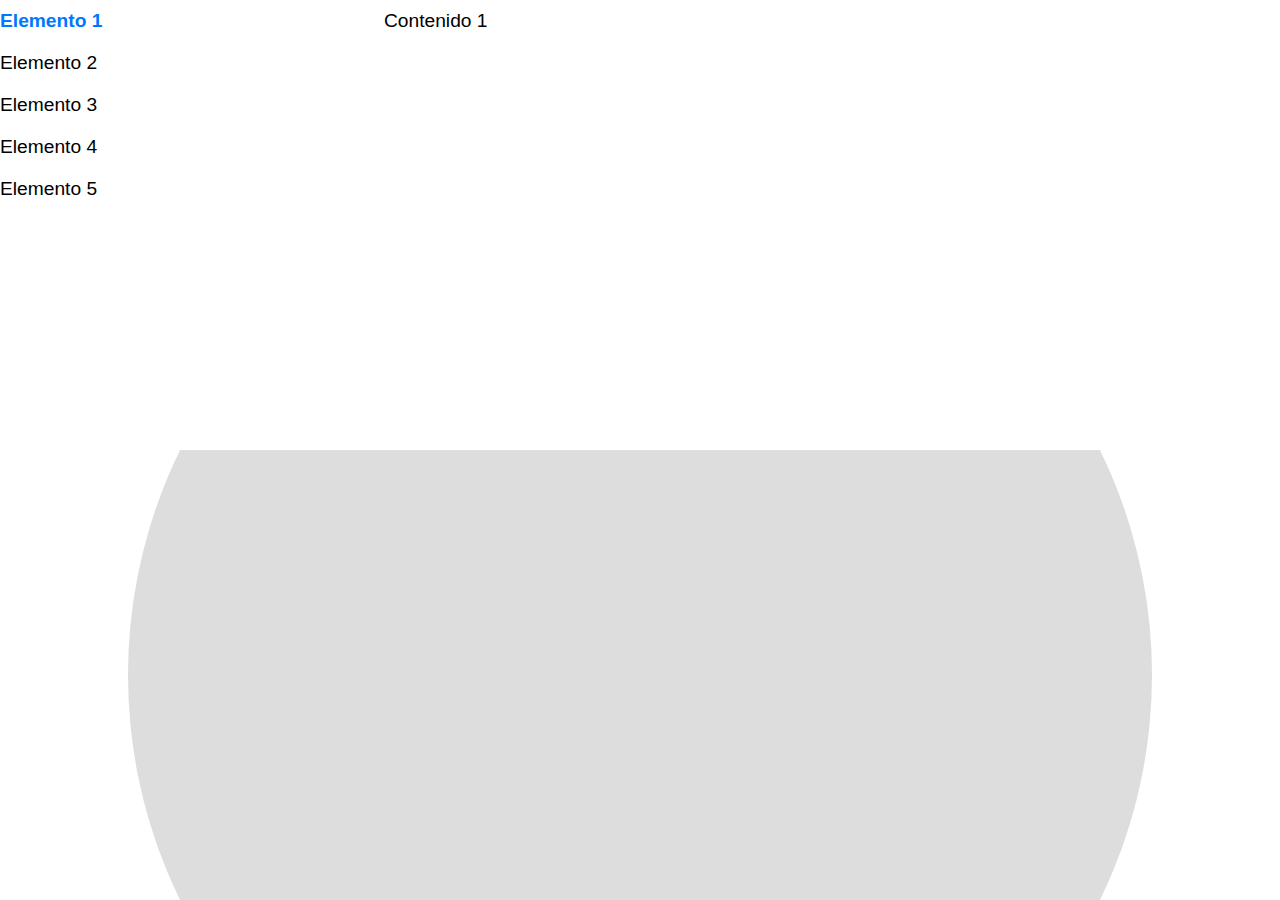
<file: rareIndex.html>
<!DOCTYPE html>
<html lang="es">
<head>
<meta charset="UTF-8" />
<meta name="viewport" content="width=device-width, initial-scale=1.0" />
<title>Selector con Rueda</title>

<style>
  * { margin:0; padding:0; box-sizing: border-box; }

  body {
    font-family: sans-serif;
    height: 100vh;
    display: flex;
    flex-direction: column;
  }

  .container {
    width: 100vw;
    height: 50%;
    display: flex;
    flex-direction: row;
  }

  #itemList { width: 30%; }
  #itemContentList { width: 70%; }

  ul { list-style: none; padding: 0; margin: 0 0 40px 0; }
  li { padding: 10px 0; font-size: 1.2rem; }
  .selected { font-weight: bold; color: #0077ff; }

  #controller {
    width: 100vw;
    height: 50%;
    display: flex;
    justify-content: center;
    align-items: center;
    overflow: hidden;
  }

  .wheel {
    height: 80vw;
    width: 80vw;
    border-radius: 50%;
    background: #ddd;
    cursor: grab;
    transition: transform 0.2s ease;
  }
  .wheel:active { cursor: grabbing; }
</style>
</head>

<body>
<div class="container">
  <ul id="itemList"></ul>
  <ul id="itemContentList"></ul>
</div>

<div id="controller">
  <div class="wheel" id="wheel"></div>
</div>

<script>
document.addEventListener('DOMContentLoaded', () => {
  const itemList = document.getElementById('itemList');
  const itemContentList = document.getElementById('itemContentList');
  const wheel = document.getElementById('wheel');

  const items = [
    { name: "Elemento 1", content: "Contenido 1" },
    { name: "Elemento 2", content: "Contenido 2" },
    { name: "Elemento 3", content: "Contenido 3" },
    { name: "Elemento 4", content: "Contenido 4" },
    { name: "Elemento 5", content: "Contenido 5" }
  ];

  // Genera la lista de nombres
  const populateList = () => {
    itemList.innerHTML = '';
    items.forEach(item => {
      const li = document.createElement('li');
      li.textContent = item.name;
      itemList.appendChild(li);
    });
  };

  // Muestra el contenido del item seleccionado
  const updateItemContentList = (selectedItemIndex) => {
    itemContentList.innerHTML = ''; // vaciar contenido previo
    const liContent = document.createElement('li');
    liContent.textContent = items[selectedItemIndex].content;
    itemContentList.appendChild(liContent);
  };

  populateList();

  let listItems = document.querySelectorAll('#itemList li');
  let index = 0, rot = 0, dragging = false, lastAngle = 0;
  const step = 360 / listItems.length;

  const updateUI = () => {
    listItems.forEach((li, i) => li.classList.toggle('selected', i === index));
    updateItemContentList(index);
  };

  updateUI();

  const getTouchAngle = e => {
    const touch = e.touches[0];
    const r = wheel.getBoundingClientRect();
    return Math.atan2(touch.clientY - (r.top + r.height / 2),
                      touch.clientX - (r.left + r.width / 2)) * 180 / Math.PI;
  };

  wheel.addEventListener('touchstart', e => {
    e.preventDefault(); 
    dragging = true;
    lastAngle = getTouchAngle(e);
  });

  wheel.addEventListener('touchmove', e => {
    if (!dragging) return;
    e.preventDefault();
    const angle = getTouchAngle(e);
    let delta = angle - lastAngle;
    delta = (delta + 540) % 360 - 180;
    rot += delta;
    lastAngle = angle;
    wheel.style.transform = `rotate(${rot}deg)`;
    if (Math.abs(rot) >= step) {
      const steps = Math.trunc(rot / step);
      index = (index + steps + listItems.length) % listItems.length;
      updateUI();
      rot -= steps * step;
    }
  });

  wheel.addEventListener('touchend', e => {
    dragging = false;
    wheel.style.transform = `rotate(0deg)`;
    rot = 0;
  });
});
</script>
</body>
</html>
</file>
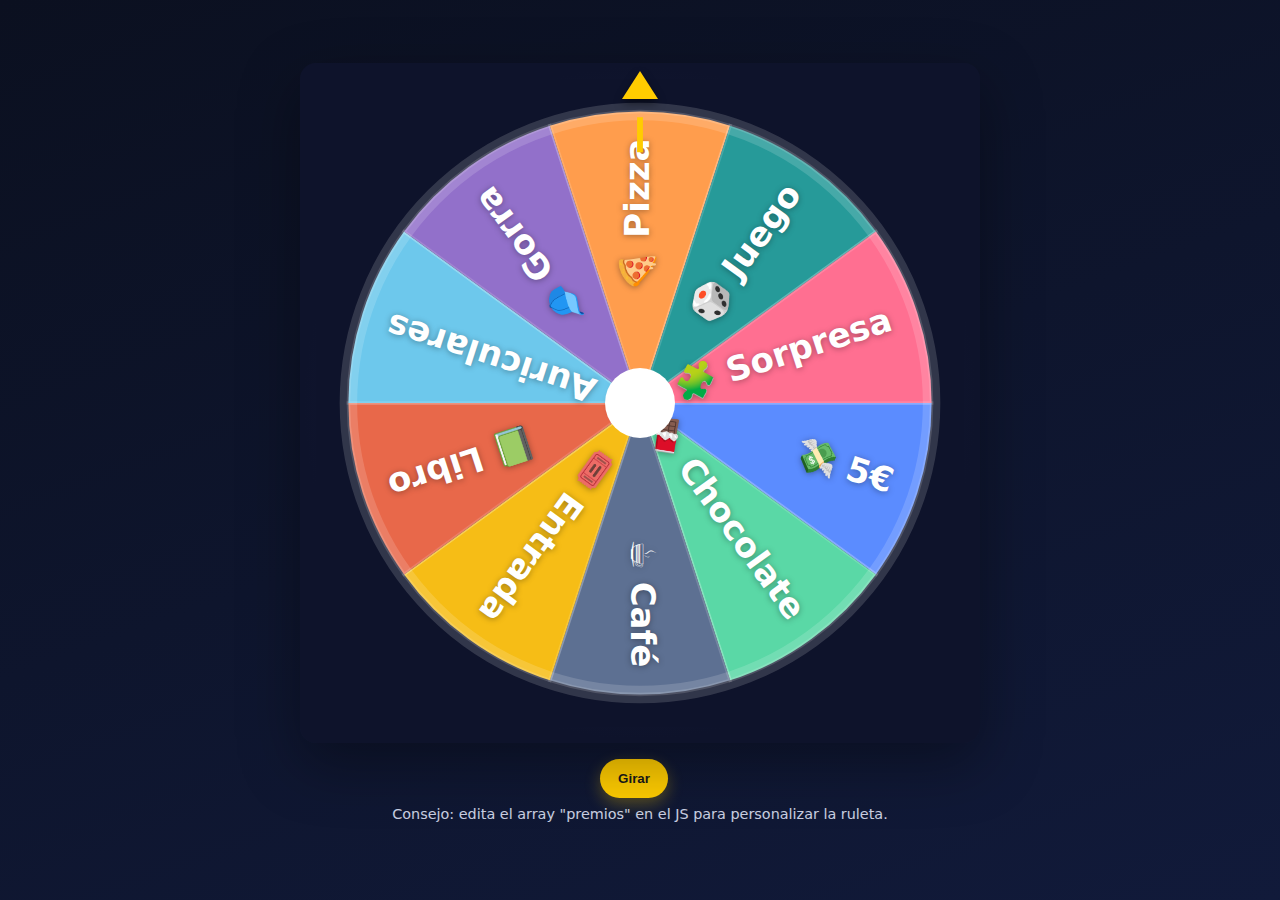
<file: reuleta.html>
<!DOCTYPE html>
<html lang="es">
<head>
  <meta charset="utf-8" />
  <meta name="viewport" content="width=device-width, initial-scale=1" />
  <title>Ruleta de 10 premios</title>
  <style>
    :root {
      --bg: #0b1020;
      --wheel-bg: #0e132b;
      --accent: #ffcc00;
      --text: #e7ecff;
    }
    * { box-sizing: border-box; }
    body {
      margin: 0;
      font-family: system-ui, -apple-system, Segoe UI, Roboto, Arial, sans-serif;
      background: linear-gradient(160deg, #0b1020, #111a3a);
      color: var(--text);
      min-height: 100vh;
      display: flex;
      align-items: center;
      justify-content: center;
    }
    .container {
      width: min(92vw, 680px);
      margin: 24px auto;
      text-align: center;
    }
    .canvas-wrap {
      position: relative;
      aspect-ratio: 1 / 1;
      width: 100%;
      background: radial-gradient(circle at 50% 50%, #1b2448 0%, #0e132b 70%);
      border-radius: 16px;
      padding: 16px;
      box-shadow: 0 20px 60px rgba(0, 0, 0, 0.35);
    }
    #wheelCanvas {
      width: 100%;
      height: 100%;
      display: block;
      border-radius: 12px;
    }
    .pointer {
      position: absolute;
      top: 8px;
      left: 50%;
      transform: translateX(-50%);
      width: 0;
      height: 0;
      border-left: 18px solid transparent;
      border-right: 18px solid transparent;
      border-bottom: 28px solid var(--accent);
      filter: drop-shadow(0 4px 4px rgba(0, 0, 0, 0.5));
    }
    .controls {
      margin-top: 16px;
      display: flex;
      gap: 12px;
      justify-content: center;
      align-items: center;
      flex-wrap: wrap;
    }
    button {
      background: var(--accent);
      color: #1a1a1a;
      border: none;
      padding: 12px 18px;
      font-weight: 700;
      border-radius: 999px;
      cursor: pointer;
      transition: transform 0.06s ease, box-shadow 0.2s ease;
      box-shadow: 0 6px 16px rgba(255, 204, 0, 0.3);
    }
    button:active { transform: translateY(1px) scale(0.99); }
    button[disabled] {
      filter: grayscale(1) brightness(0.8);
      cursor: not-allowed;
      box-shadow: none;
    }
    #result { font-weight: 700; letter-spacing: 0.2px; }
    .small { opacity: 0.85; font-size: 0.9rem; margin-top: 8px; }
  </style>
</head>
<body>
  <div class="container">
    <div class="canvas-wrap">
      <div class="pointer" aria-hidden="true"></div>
      <canvas id="wheelCanvas"></canvas>
    </div>
    <div class="controls">
      <button id="spinBtn">Girar</button>
      <span id="result" aria-live="polite"></span>
    </div>
    <p class="small">Consejo: edita el array "premios" en el JS para personalizar la ruleta.</p>
  </div>

  <script>
    (() => {
      // Premios (10)
      const premios = [
        '💸 5€', '🍫 Chocolate', '☕ Café', '🎟️ Entrada', '📗 Libro',
        '🎧 Auriculares', '🧢 Gorra', '🍕 Pizza', '🎲 Juego', '🧩 Sorpresa'
      ];

      // Colores por sector
      const colores = [
        '#5B8CFF','#5AD8A6','#5D7092','#F6BD16','#E8684A',
        '#6DC8EC','#9270CA','#FF9D4D','#269A99','#FF6F91'
      ];

      const canvas = document.getElementById('wheelCanvas');
      const ctx = canvas.getContext('2d', { alpha: false });

      let dpi = window.devicePixelRatio || 1;
      let W = 0, H = 0, cx = 0, cy = 0, r = 0;

      // Rotación actual (radianes)
      let rot = 0;

      // Estado de animación
      let anim = null;
      const durMin = 2000, durMax = 3000;

      // Ajuste de tamaño responsivo
      function resize() {
        const rect = canvas.getBoundingClientRect();
        W = Math.floor(rect.width * dpi);
        H = Math.floor(rect.height * dpi);
        canvas.width = W;
        canvas.height = H;
        cx = W / 2;
        cy = H / 2;
        r = Math.min(W, H) * 0.45;
        draw();
      }

      window.addEventListener('resize', () => {
        dpi = window.devicePixelRatio || 1;
        resize();
      });

      // Easing cúbico out
      const easeOutCubic = t => 1 - Math.pow(1 - t, 3);

      // Dibuja la ruleta con la rotación actual
      function draw() {
        ctx.clearRect(0, 0, W, H);

        // Fondo
        ctx.fillStyle = '#0e132b';
        ctx.fillRect(0, 0, W, H);

        const n = premios.length;
        const arc = (Math.PI * 2) / n;

        // Ruleta
        ctx.save();
        ctx.translate(cx, cy);
        ctx.rotate(rot);

        for (let i = 0; i < n; i++) {
          const start = i * arc;
          const end = start + arc;

          // Sector
          ctx.beginPath();
          ctx.moveTo(0, 0);
          ctx.arc(0, 0, r, start, end, false);
          ctx.closePath();
          ctx.fillStyle = colores[i % colores.length];
          ctx.fill();

          // Borde de sector
          ctx.lineWidth = Math.max(2, r * 0.012);
          ctx.strokeStyle = 'rgba(255,255,255,0.15)';
          ctx.stroke();

          // Texto del premio
          ctx.save();
          const angle = start + arc / 2;
          ctx.rotate(angle);
          ctx.fillStyle = '#ffffff';
          const fontSize = Math.max(14, Math.floor(r * 0.12));
          ctx.font = `700 ${fontSize}px system-ui, -apple-system, Segoe UI, Roboto, Arial`;
          ctx.textAlign = 'right';
          ctx.textBaseline = 'middle';
          ctx.shadowColor = 'rgba(0,0,0,.35)';
          ctx.shadowBlur = fontSize * 0.2;
          ctx.shadowOffsetY = 1;
          ctx.fillText(premios[i], r - fontSize * 0.8, 0);
          ctx.restore();
        }

        // Borde exterior
        ctx.beginPath();
        ctx.arc(0, 0, r, 0, Math.PI * 2);
        ctx.lineWidth = Math.max(8, r * 0.06);
        ctx.strokeStyle = '#ffffff';
        ctx.globalAlpha = 0.15;
        ctx.stroke();
        ctx.globalAlpha = 1;

        // Centro
        ctx.beginPath();
        ctx.arc(0, 0, r * 0.12, 0, Math.PI * 2);
        ctx.fillStyle = '#ffffff';
        ctx.fill();

        ctx.restore();

        // Marca superior opcional (además del triángulo CSS)
        ctx.save();
        ctx.translate(cx, cy);
        ctx.beginPath();
        ctx.rotate(-Math.PI / 2); // arriba
        ctx.moveTo(r * 0.86, 0);
        ctx.lineTo(r * 0.98, 0);
        ctx.lineWidth = Math.max(3, r * 0.02);
        ctx.strokeStyle = '#ffcc00';
        ctx.stroke();
        ctx.restore();
      }

      // Función easing easeInOutCubic (suave inicio y fin)
      const easeOutQuint = t => 1 - Math.pow(1 - t, 5);


      function spin() {
        if (anim) return;

        const n = premios.length;
        const arc = (Math.PI * 2) / n;

        const idx = Math.floor(Math.random() * n);

        const angleCenter = idx * arc + arc / 2;

        // Reduce vueltas para que no empiece muy rápido
        const vueltas = 3 + Math.floor(Math.random() * 2); // 3..4 vueltas

        const rotTargetBase = (3 * Math.PI) / 2 - angleCenter;
        let rotFinal = vueltas * (Math.PI * 2) + rotTargetBase;

        const rotStart = rot % (Math.PI * 2);
        rotFinal += rot - rotStart;

        const duration = durMin + Math.random() * (durMax - durMin);
        const t0 = performance.now();

        spinBtn.disabled = true;
        resultEl.textContent = 'Girando...';

        anim = function frame(now) {
          const t = Math.min(1, (now - t0) / duration);
          const eased = easeOutQuint(t);
          rot = rotStart + (rotFinal - rotStart) * eased;
          draw();

          if (t < 1) {
            requestAnimationFrame(anim);
          } else {
            anim = null;
            rot = rot % (Math.PI * 2);
            const premio = premios[idx];
            resultEl.textContent = `Resultado: ${premio}`;
            spinBtn.disabled = false;
          }
        };

        requestAnimationFrame(anim);
      }

      const spinBtn = document.getElementById('spinBtn');
      const resultEl = document.getElementById('result');
      spinBtn.addEventListener('click', spin);

      // Inicialización
      resize();
    })();
  </script>
</body>
</html>
</file>
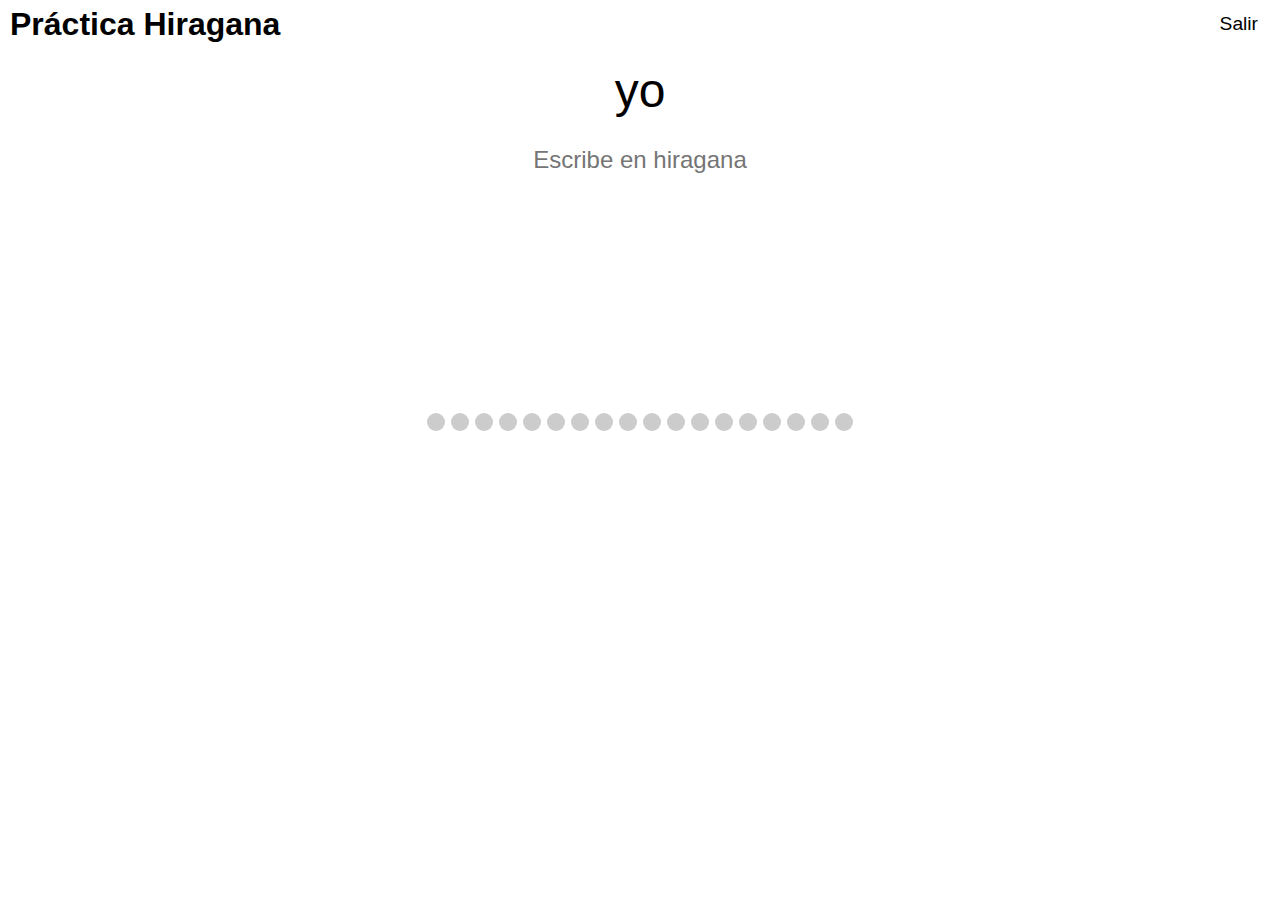
<file: backup/hiragana.html>
<!DOCTYPE html>
<html lang="es">
<head>
<meta charset="UTF-8">
<meta name="viewport" content="width=device-width, initial-scale=1.0">
<title>Práctica Hiragana</title>
<style>
  body {
    font-family: sans-serif;
    text-align: center;
    padding: 5px 10px;
    margin: 0;
    overflow-x: hidden;
  }
  header {
    display: flex;
    justify-content: space-between;
    align-items: center;
    flex-wrap: wrap;
    gap: 10px;
  }
  h1 {
    font-size: clamp(1.2rem, 5vw, 2rem);
    margin: 0;
  }
  .question {
    font-size: clamp(1.8rem, 8vw, 3rem);
    margin: 20px 0;
    transition: color 0.3s ease;
  }
  input {
    font-size: 1.5rem;
    padding: 8px;
    text-align: center;
    width: 100%;
    max-width: 300px;
    border: none;
    outline: none;
 	border: none; 
  }
  button {
    font-size: 1.2rem;
    padding: 8px 12px;
    cursor: pointer;
    border: none;
    background: none;
  }
  /* Vibración visual */
  @keyframes shake {
    0% { transform: translateX(0); }
    25% { transform: translateX(-8px); }
    50% { transform: translateX(8px); }
    75% { transform: translateX(-8px); }
    100% { transform: translateX(0); }
  }
  /* Círculo de acierto */
  .correct-circle {
	font-size: clamp(4rem, 20vw, 10rem);
    color: green;
    opacity: 0;
    pointer-events: none;
    transition: opacity 0.3s ease;
  }
  .correct-circle.show {
    opacity: 1;
  }
  /* Círculo de acierto con animación más vistosa */
.correct-circle {
  font-size: clamp(4rem, 20vw, 10rem);
  color: #4caf50; /* verde japonés */
  opacity: 0;
  pointer-events: none;
  transform: scale(0.7);
  filter: drop-shadow(0 0 5px #4caf50);
  transition: opacity 0.3s ease, transform 0.3s ease;
  position: relative;
  user-select: none;
  /* Para que las partículas puedan posicionarse */
  overflow: visible;
}

/* Cuando se muestra */
.correct-circle.show {
  opacity: 1;
  transform: scale(1);
  animation: glowPulse 0.8s ease forwards;
}

/* Pulso de brillo */
@keyframes glowPulse {
  0% {
    filter: drop-shadow(0 0 5px #4caf50);
  }
  50% {
    filter: drop-shadow(0 0 20px #a5d6a7);
  }
  100% {
    filter: drop-shadow(0 0 5px #4caf50);
  }
}

/* Partículas simples - 3 estrellitas */
.correct-circle::before,
.correct-circle::after,
.correct-circle span {
  content: "";
  position: absolute;
  width: 6px;
  height: 6px;
  background: #a5d6a7;
  border-radius: 50%;
  box-shadow: 0 0 8px #a5d6a7;
  opacity: 0;
  animation: sparkle 0.8s ease forwards;
  pointer-events: none;
}

.correct-circle::before {
  top: 10%;
  left: 15%;
  animation-delay: 0.1s;
}

.correct-circle::after {
  top: 25%;
  right: 15%;
  animation-delay: 0.3s;
}

.correct-circle span {
  bottom: 15%;
  left: 50%;
  transform: translateX(-50%);
  animation-delay: 0.5s;
}

/* Animación de destello */
@keyframes sparkle {
  0% {
    opacity: 0;
    transform: scale(0.3);
  }
  50% {
    opacity: 1;
    transform: scale(1);
  }
  100% {
    opacity: 0;
    transform: scale(0.3);
  }
}


  /* Barra de progreso estilo píldoras */
#progressPills {
  display: flex;
  justify-content: center;
  flex-wrap: nowrap;
  gap: 6px;
  margin: 15px auto 30px auto;
  max-width: 90vw;
  user-select: none;
}
.pill {
  position: relative;
  width: 18px;
  height: 18px;
  background: #ccc;
  border-radius: 9999px;
  overflow: hidden;
  cursor: default;
  box-shadow: none;
  transition: box-shadow 0.3s ease;
}

.pill-fill {
  position: absolute;
  top: 0; left: 0; bottom: 0;
  background: #4caf50; /* verde japonés */
  border-radius: 9999px 0 0 9999px;
  width: 0%;
  transition: width 0.3s ease;
}

.pill.filled .pill-fill {
  width: 100%;
  border-radius: 9999px;
  box-shadow: 0 0 8px #a5d6a7;
}

.pill.vibrate {
  animation: vibrate 0.6s linear;
}

@keyframes vibrate {
  0% { transform: translateX(0); }
  10% { transform: translateX(-4px); }
  20% { transform: translateX(4px); }
  30% { transform: translateX(-4px); }
  40% { transform: translateX(4px); }
  50% { transform: translateX(-4px); }
  60% { transform: translateX(4px); }
  70% { transform: translateX(-4px); }
  80% { transform: translateX(4px); }
  90% { transform: translateX(-4px); }
  100% { transform: translateX(0); }
}

/* Estrellitas animadas */
.pill .sparkle {
  position: absolute;
  background: #a5d6a7;
  border-radius: 50%;
  box-shadow: 0 0 8px #a5d6a7;
  width: 6px;
  height: 6px;
  opacity: 0;
  animation: sparkle 0.6s ease forwards;
  pointer-events: none;
}

.pill .sparkle:nth-child(1) {
  top: 5%;
  left: 10%;
  animation-delay: 0.1s;
}

.pill .sparkle:nth-child(2) {
  top: 20%;
  right: 15%;
  animation-delay: 0.3s;
}

.pill .sparkle:nth-child(3) {
  bottom: 15%;
  left: 50%;
  transform: translateX(-50%);
  animation-delay: 0.5s;
}

@keyframes sparkle {
  0% {
    opacity: 0;
    transform: scale(0.3);
  }
  50% {
    opacity: 1;
    transform: scale(1);
  }
  100% {
    opacity: 0;
    transform: scale(0.3);
  }
}



</style>
</head>
<body>
  <header>
    <h1>Práctica Hiragana</h1>
    <button>Salir</button>
  </header>

  <div class="question" id="question"></div>
  <input id="answer" placeholder="Escribe en hiragana">
  <div id="feedback"></div>
  <div class="correct-circle" id="correctCircle">〇</div>
  <div id="progressPills"></div>
<script>
const hiraganaList = [
  // Vocales
  { romaji: "a", hiragana: "あ" },
  { romaji: "i", hiragana: "い" },
  { romaji: "u", hiragana: "う" },
  { romaji: "e", hiragana: "え" },
  { romaji: "o", hiragana: "お" },

  // K
  { romaji: "ka", hiragana: "か" },
  { romaji: "ki", hiragana: "き" },
  { romaji: "ku", hiragana: "く" },
  { romaji: "ke", hiragana: "け" },
  { romaji: "ko", hiragana: "こ" },

  // S
  { romaji: "sa", hiragana: "さ" },
  { romaji: "shi", hiragana: "し" },
  { romaji: "su", hiragana: "す" },
  { romaji: "se", hiragana: "せ" },
  { romaji: "so", hiragana: "そ" },

  // T
  { romaji: "ta", hiragana: "た" },
  { romaji: "chi", hiragana: "ち" },
  { romaji: "tsu", hiragana: "つ" },
  { romaji: "te", hiragana: "て" },
  { romaji: "to", hiragana: "と" },

  // N
  { romaji: "na", hiragana: "な" },
  { romaji: "ni", hiragana: "に" },
  { romaji: "nu", hiragana: "ぬ" },
  { romaji: "ne", hiragana: "ね" },
  { romaji: "no", hiragana: "の" },

  // H
  { romaji: "ha", hiragana: "は" },
  { romaji: "hi", hiragana: "ひ" },
  { romaji: "fu", hiragana: "ふ" },
  { romaji: "he", hiragana: "へ" },
  { romaji: "ho", hiragana: "ほ" },

  // M
  { romaji: "ma", hiragana: "ま" },
  { romaji: "mi", hiragana: "み" },
  { romaji: "mu", hiragana: "む" },
  { romaji: "me", hiragana: "め" },
  { romaji: "mo", hiragana: "も" },

  // Y
  { romaji: "ya", hiragana: "や" },
  { romaji: "yu", hiragana: "ゆ" },
  { romaji: "yo", hiragana: "よ" },

  // R
  { romaji: "ra", hiragana: "ら" },
  { romaji: "ri", hiragana: "り" },
  { romaji: "ru", hiragana: "る" },
  { romaji: "re", hiragana: "れ" },
  { romaji: "ro", hiragana: "ろ" },

  // W
  { romaji: "wa", hiragana: "わ" },
  { romaji: "wo", hiragana: "を" },

  // N final
  { romaji: "n", hiragana: "ん" },

  // Dakuon (G)
  { romaji: "ga", hiragana: "が" },
  { romaji: "gi", hiragana: "ぎ" },
  { romaji: "gu", hiragana: "ぐ" },
  { romaji: "ge", hiragana: "げ" },
  { romaji: "go", hiragana: "ご" },

  // Dakuon (Z)
  { romaji: "za", hiragana: "ざ" },
  { romaji: "ji", hiragana: "じ" },
  { romaji: "ji", hiragana: "ぢ", alt: true }, // variante
  { romaji: "zu", hiragana: "ず" },
  { romaji: "zu", hiragana: "づ", alt: true }, // variante
  { romaji: "ze", hiragana: "ぜ" },
  { romaji: "zo", hiragana: "ぞ" },

  // Dakuon (D)
  { romaji: "da", hiragana: "だ" },
  { romaji: "de", hiragana: "で" },
  { romaji: "do", hiragana: "ど" },

  // Dakuon (B)
  { romaji: "ba", hiragana: "ば" },
  { romaji: "bi", hiragana: "び" },
  { romaji: "bu", hiragana: "ぶ" },
  { romaji: "be", hiragana: "べ" },
  { romaji: "bo", hiragana: "ぼ" },

  // Handakuten (P)
  { romaji: "pa", hiragana: "ぱ" },
  { romaji: "pi", hiragana: "ぴ" },
  { romaji: "pu", hiragana: "ぷ" },
  { romaji: "pe", hiragana: "ぺ" },
  { romaji: "po", hiragana: "ぽ" },

  // Yōon (K)
  { romaji: "kya", hiragana: "きゃ" },
  { romaji: "kyu", hiragana: "きゅ" },
  { romaji: "kyo", hiragana: "きょ" },

  // Yōon (S)
  { romaji: "sha", hiragana: "しゃ" },
  { romaji: "shu", hiragana: "しゅ" },
  { romaji: "sho", hiragana: "しょ" },

  // Yōon (T)
  { romaji: "cha", hiragana: "ちゃ" },
  { romaji: "chu", hiragana: "ちゅ" },
  { romaji: "cho", hiragana: "ちょ" },

  // Yōon (N)
  { romaji: "nya", hiragana: "にゃ" },
  { romaji: "nyu", hiragana: "にゅ" },
  { romaji: "nyo", hiragana: "にょ" },

  // Yōon (H/B/P)
  { romaji: "hya", hiragana: "ひゃ" },
  { romaji: "hyu", hiragana: "ひゅ" },
  { romaji: "hyo", hiragana: "ひょ" },
  { romaji: "bya", hiragana: "びゃ" },
  { romaji: "byu", hiragana: "びゅ" },
  { romaji: "byo", hiragana: "びょ" },
  { romaji: "pya", hiragana: "ぴゃ" },
  { romaji: "pyu", hiragana: "ぴゅ" },
  { romaji: "pyo", hiragana: "ぴょ" },

  // Yōon (M)
  { romaji: "mya", hiragana: "みゃ" },
  { romaji: "myu", hiragana: "みゅ" },
  { romaji: "myo", hiragana: "みょ" },

  // Yōon (R)
  { romaji: "rya", hiragana: "りゃ" },
  { romaji: "ryu", hiragana: "りゅ" },
  { romaji: "ryo", hiragana: "りょ" },

  // Yōon (G)
  { romaji: "gya", hiragana: "ぎゃ" },
  { romaji: "gyu", hiragana: "ぎゅ" },
  { romaji: "gyo", hiragana: "ぎょ" },

  // Yōon (J)
  { romaji: "ja", hiragana: "じゃ" },
  { romaji: "ja", hiragana: "ぢゃ", alt: true }, // variante
  { romaji: "ju", hiragana: "じゅ" },
  { romaji: "ju", hiragana: "ぢゅ", alt: true }, // variante
  { romaji: "jo", hiragana: "じょ" },
  { romaji: "jo", hiragana: "ぢょ", alt: true } // variante
];


// Mezclar aleatoriamente
function shuffle(array) {
  for (let i = array.length - 1; i > 0; i--) {
    const j = Math.floor(Math.random() * (i + 1));
    [array[i], array[j]] = [array[j], array[i]];
  }
}
shuffle(hiraganaList);

let index = 0;
const questionEl = document.getElementById("question");
const answerEl = document.getElementById("answer");
const correctCircle = document.getElementById("correctCircle");

// Sonido de acierto estilo japonés
const correctSound = new Audio("https://www.soundjay.com/buttons/sounds/button-3.mp3"); // "ピンポン"
const incorrectSound = new Audio("https://www.soundjay.com/buttons/sounds/button-44.mp3");
const pillCompleteSound = new Audio("https://www.soundjay.com/misc/sounds/bell-ringing-05.mp3");

let checkTimeout;

// Mostrar pregunta
function showQuestion() {
  questionEl.textContent = hiraganaList[index].romaji;
  questionEl.style.color = "";
  answerEl.value = "";
}

// Pasar a la siguiente pregunta
function nextQuestion() {
  index++;
  updatePills(index);

  if(index < hiraganaList.length) {
    showQuestion();
  } else {
    questionEl.textContent = "¡Completado!";
    answerEl.style.display = "none";
  }
}


let isChecking = false; // bloqueo para evitar entradas durante animación

answerEl.addEventListener("input", () => {
  if (isChecking) return; // ignorar entradas mientras está bloqueado

  clearTimeout(checkTimeout); // cancelar temporizador anterior
  const userAnswer = answerEl.value.trim();

  if (userAnswer.length === 0) return;

  if (userAnswer.normalize('NFC') === hiraganaList[index].hiragana.normalize('NFC')) {
    isChecking = true; // bloquear entradas mientras anima y cambia pregunta
    showCorrect();
    return;
  }

  checkTimeout = setTimeout(() => {
    if (answerEl.value.trim().normalize('NFC') !== hiraganaList[index].hiragana.normalize('NFC')) {
      showIncorrect();
      answerEl.value = "";
    }
  }, 3000);
});

// Animación correcto
function showCorrect() {
  questionEl.style.color = "green";
  correctCircle.classList.add("show");

  const sparkleSpan = document.createElement('span');
  correctCircle.appendChild(sparkleSpan);

  correctSound.currentTime = 0;
  correctSound.play();

  setTimeout(() => {
    correctCircle.classList.remove("show");
    correctCircle.removeChild(sparkleSpan);
    questionEl.style.color = "";
    nextQuestion();
    isChecking = false; // desbloquear para que el usuario pueda escribir la siguiente respuesta
  }, 800);
}

// Animación incorrecto
function showIncorrect() {
  questionEl.style.color = "red";
  questionEl.style.animation = "shake 0.3s";

  incorrectSound.currentTime = 0;
  incorrectSound.play();

  if (navigator.vibrate) navigator.vibrate(200);
  setTimeout(() => {
    questionEl.style.color = "";
    questionEl.style.animation = "";
  }, 400);
}


showQuestion();

// Mantener foco en el input
function keepFocus() {
  answerEl.focus();
}
answerEl.addEventListener("blur", () => {
  setTimeout(keepFocus, 0);
});
keepFocus();


//PILDORAS
const maxPillsVisible = 20; // máximo píldoras en pantalla
const totalItems = hiraganaList.length;

// Calculamos el tamaño del bloque que representa cada píldora:
const blockSize = Math.ceil(totalItems / maxPillsVisible);

// Calculamos cuántas píldoras realmente pondremos (<= maxPillsVisible)
const totalPills = Math.ceil(totalItems / blockSize);

const progressPills = document.getElementById("progressPills");

// Limpiamos por si acaso
progressPills.innerHTML = "";

// Crear píldoras con relleno interno
for(let i = 0; i < totalPills; i++) {
  const pill = document.createElement("div");
  pill.classList.add("pill");

  const pillFill = document.createElement("div");
  pillFill.classList.add("pill-fill");

  pill.appendChild(pillFill);
  progressPills.appendChild(pill);
}

// Animación y vibración al completar una píldora
function animatePillCompletion(pill) {
  if (navigator.vibrate) navigator.vibrate(300);

  // Añadir clase vibrar y quitarla tras animación para que se note el movimiento
  pill.classList.add("vibrate");
  setTimeout(() => {
    pill.classList.remove("vibrate");
  }, 600); // duración igual que la animación CSS

  // Sonido al completar píldora
  pillCompleteSound.currentTime = 0;
  pillCompleteSound.play();

  // Crear partículas (estrellitas)
  for(let i=0; i<5; i++) {
    const star = document.createElement("span");
    star.className = "star";
    star.style.position = "absolute";
    star.style.width = "6px";
    star.style.height = "6px";
    star.style.background = "#a5d6a7";
    star.style.borderRadius = "50%";
    star.style.filter = "drop-shadow(0 0 5px #a5d6a7)";
    star.style.pointerEvents = "none";

    // Posición random cerca de la píldora
    const angle = Math.random() * 2 * Math.PI;
    const radius = 20 + Math.random() * 10;
    star.style.left = (pill.offsetLeft + pill.offsetWidth/2 + Math.cos(angle)*radius) + "px";
    star.style.top = (pill.offsetTop + pill.offsetHeight/2 + Math.sin(angle)*radius) + "px";

    document.body.appendChild(star);

    // Animación simple: crecer y desaparecer (1 segundo)
    star.animate([
      {opacity: 1, transform: "scale(1) translateY(0)"},
      {opacity: 0, transform: "scale(0) translateY(-15px)"}
    ], {duration: 1000, easing: "ease-out"});

    // Eliminar después de la animación
    setTimeout(() => star.remove(), 1000);
  }
}

// Función para actualizar el estado visual de las píldoras
function updatePills(currentIndex) {
  const pills = progressPills.children;

  const pillIndex = Math.floor(currentIndex / blockSize);
  const inBlockProgress = (currentIndex % blockSize) / blockSize;

  for(let i = 0; i < pills.length; i++) {
    const pill = pills[i];
    const fill = pill.querySelector(".pill-fill");

    if(i < pillIndex) {
      fill.style.width = "100%";
      pill.classList.add("filled");
    } else if(i === pillIndex) {
      fill.style.width = (inBlockProgress * 100) + "%";
      pill.classList.remove("filled");
    } else {
      fill.style.width = "0%";
      pill.classList.remove("filled");
    }
  }

  // Si la píldora acaba de llenarse (cuando el progreso es 1)
  if ((currentIndex % blockSize) === 0 && currentIndex !== 0) {
    const completedPill = pills[pillIndex - 1];
    if(completedPill) {
      animatePillCompletion(completedPill);
    }
  }
}



</script>

</body>
</html>
</file>
<file: css/styles.css>
body {
    font-family: sans-serif;
    text-align: center;
    padding: 5px 10px;
    margin: 0;
    overflow-x: hidden;
  }
  header {
    display: flex;
    justify-content: space-between;
    align-items: center;
    flex-wrap: wrap;
    gap: 10px;
  }
  h1 {
    font-size: clamp(1.2rem, 5vw, 2rem);
    margin: 0;
  }
  .question {
    font-size: clamp(1.8rem, 8vw, 3rem);
    margin: 20px 0;
    transition: color 0.3s ease;
  }
  input {
    font-size: 1.5rem;
    padding: 8px;
    text-align: center;
    width: 100%;
    max-width: 300px;
    border: none;
    outline: none;
 	border: none; 
  }
  button {
    font-size: 1.2rem;
    padding: 8px 12px;
    cursor: pointer;
    border: none;
    background: none;
  }
  /* Vibración visual */
  @keyframes shake {
    0% { transform: translateX(0); }
    25% { transform: translateX(-8px); }
    50% { transform: translateX(8px); }
    75% { transform: translateX(-8px); }
    100% { transform: translateX(0); }
  }
  /* Círculo de acierto */
  .correct-circle {
	font-size: clamp(4rem, 20vw, 10rem);
    color: green;
    opacity: 0;
    pointer-events: none;
    transition: opacity 0.3s ease;
  }
  .correct-circle.show {
    opacity: 1;
  }
  /* Círculo de acierto con animación más vistosa */
.correct-circle {
  font-size: clamp(4rem, 20vw, 10rem);
  color: #4caf50; /* verde japonés */
  opacity: 0;
  pointer-events: none;
  transform: scale(0.7);
  filter: drop-shadow(0 0 5px #4caf50);
  transition: opacity 0.3s ease, transform 0.3s ease;
  position: relative;
  user-select: none;
  /* Para que las partículas puedan posicionarse */
  overflow: visible;
}

/* Cuando se muestra */
.correct-circle.show {
  opacity: 1;
  transform: scale(1);
  animation: glowPulse 0.8s ease forwards;
}

/* Pulso de brillo */
@keyframes glowPulse {
  0% {
    filter: drop-shadow(0 0 5px #4caf50);
  }
  50% {
    filter: drop-shadow(0 0 20px #a5d6a7);
  }
  100% {
    filter: drop-shadow(0 0 5px #4caf50);
  }
}

/* Partículas simples - 3 estrellitas */
.correct-circle::before,
.correct-circle::after,
.correct-circle span {
  content: "";
  position: absolute;
  width: 6px;
  height: 6px;
  background: #a5d6a7;
  border-radius: 50%;
  box-shadow: 0 0 8px #a5d6a7;
  opacity: 0;
  animation: sparkle 0.8s ease forwards;
  pointer-events: none;
}

.correct-circle::before {
  top: 10%;
  left: 15%;
  animation-delay: 0.1s;
}

.correct-circle::after {
  top: 25%;
  right: 15%;
  animation-delay: 0.3s;
}

.correct-circle span {
  bottom: 15%;
  left: 50%;
  transform: translateX(-50%);
  animation-delay: 0.5s;
}

/* Animación de destello */
@keyframes sparkle {
  0% {
    opacity: 0;
    transform: scale(0.3);
  }
  50% {
    opacity: 1;
    transform: scale(1);
  }
  100% {
    opacity: 0;
    transform: scale(0.3);
  }
}


  /* Barra de progreso estilo píldoras */
#progressPills {
  display: flex;
  justify-content: center;
  flex-wrap: nowrap;
  gap: 6px;
  margin: 15px auto 30px auto;
  max-width: 90vw;
  user-select: none;
}
.pill {
  position: relative;
  width: 18px;
  height: 18px;
  background: #ccc;
  border-radius: 9999px;
  overflow: hidden;
  cursor: default;
  box-shadow: none;
  transition: box-shadow 0.3s ease;
}

.pill-fill {
  position: absolute;
  top: 0; left: 0; bottom: 0;
  background: #4caf50; /* verde japonés */
  border-radius: 9999px 0 0 9999px;
  width: 0%;
  transition: width 0.3s ease;
}

.pill.filled .pill-fill {
  width: 100%;
  border-radius: 9999px;
  box-shadow: 0 0 8px #a5d6a7;
}

.pill.vibrate {
  animation: vibrate 0.6s linear;
}

@keyframes vibrate {
  0% { transform: translateX(0); }
  10% { transform: translateX(-4px); }
  20% { transform: translateX(4px); }
  30% { transform: translateX(-4px); }
  40% { transform: translateX(4px); }
  50% { transform: translateX(-4px); }
  60% { transform: translateX(4px); }
  70% { transform: translateX(-4px); }
  80% { transform: translateX(4px); }
  90% { transform: translateX(-4px); }
  100% { transform: translateX(0); }
}

/* Estrellitas animadas */
.pill .sparkle {
  position: absolute;
  background: #a5d6a7;
  border-radius: 50%;
  box-shadow: 0 0 8px #a5d6a7;
  width: 6px;
  height: 6px;
  opacity: 0;
  animation: sparkle 0.6s ease forwards;
  pointer-events: none;
}

.pill .sparkle:nth-child(1) {
  top: 5%;
  left: 10%;
  animation-delay: 0.1s;
}

.pill .sparkle:nth-child(2) {
  top: 20%;
  right: 15%;
  animation-delay: 0.3s;
}

.pill .sparkle:nth-child(3) {
  bottom: 15%;
  left: 50%;
  transform: translateX(-50%);
  animation-delay: 0.5s;
}

@keyframes sparkle {
  0% {
    opacity: 0;
    transform: scale(0.3);
  }
  50% {
    opacity: 1;
    transform: scale(1);
  }
  100% {
    opacity: 0;
    transform: scale(0.3);
  }
}
</file>
